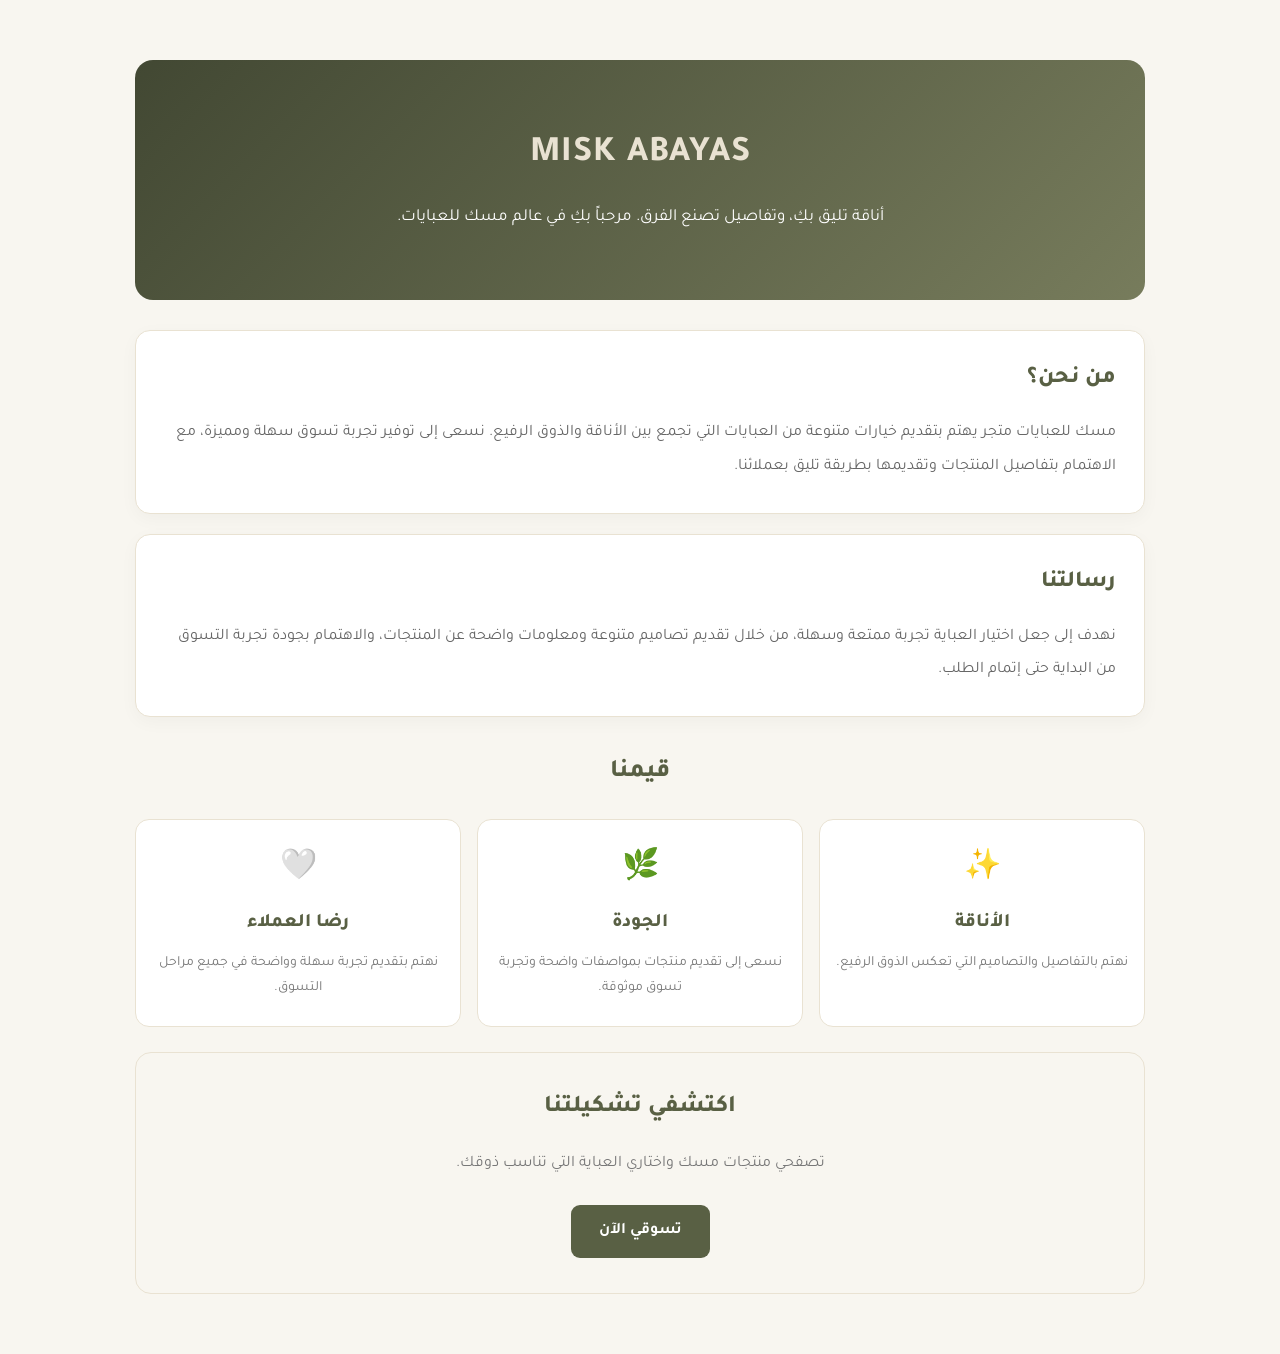
<file: about.html>
<!DOCTYPE html>
<html lang="ar" dir="rtl">

<head>
    <meta charset="UTF-8">
    <meta name="viewport" content="width=device-width, initial-scale=1.0">
    <meta name="theme-color" content="#596044">

    <meta name="description" content="تعرفي على متجر مسك للعبايات ورسالتنا في تقديم الأناقة والجودة.">

    <title>من نحن | MISK ABAYAS</title>

    <!-- خط Tajawal -->
    <link rel="preconnect" href="https://fonts.googleapis.com">
    <link rel="preconnect" href="https://fonts.gstatic.com" crossorigin>
    <link href="https://fonts.googleapis.com/css2?family=Tajawal:wght@400;500;700;800&display=swap" rel="stylesheet">

    <link rel="stylesheet" href="style.css">

    <style>
        .about-page {
            max-width: 1050px;
            margin: 40px auto;
            padding: 20px;
            font-family: 'Tajawal', sans-serif;
        }

        .about-hero {
            background: linear-gradient(135deg, #424833, #777C5C);
            color: #fff;
            text-align: center;
            padding: 65px 20px;
            border-radius: 18px;
            margin-bottom: 30px;
        }

        .about-hero h1 {
            font-size: 36px;
            font-weight: 800;
            margin: 0 0 15px;
            color: #E9E2D2;
            letter-spacing: 1px;
        }

        .about-hero p {
            font-size: 17px;
            line-height: 2;
            max-width: 650px;
            margin: auto;
            color: #fff;
        }

        .about-card {
            background: #fff;
            border: 1px solid #E9E2D2;
            border-radius: 15px;
            padding: 28px;
            margin-bottom: 20px;
            box-shadow: 0 5px 18px rgba(0, 0, 0, .035);
        }

        .about-card h2 {
            color: #596044;
            margin-top: 0;
            font-size: 23px;
            font-weight: 800;
        }

        .about-card p {
            color: #666;
            font-size: 16px;
            line-height: 2.1;
            margin-bottom: 0;
        }

        .about-values {
            display: grid;
            grid-template-columns: repeat(3, minmax(0, 1fr));
            gap: 16px;
            margin: 25px 0;
        }

        .value-card {
            background: #fff;
            border: 1px solid #E9E2D2;
            border-radius: 14px;
            padding: 25px 15px;
            text-align: center;
            transition: .25s ease;
        }

        .value-card:hover {
            transform: translateY(-4px);
            box-shadow: 0 8px 20px rgba(0, 0, 0, .06);
            border-color: #C9BDA7;
        }

        .value-card .value-icon {
            font-size: 30px;
            margin-bottom: 12px;
        }

        .value-card h3 {
            color: #596044;
            margin: 0 0 10px;
            font-size: 19px;
            font-weight: 800;
        }

        .value-card p {
            color: #777;
            font-size: 14px;
            line-height: 1.8;
            margin: 0;
        }

        .about-section-title {
            text-align: center;
            color: #596044;
            margin: 35px 0 20px;
            font-size: 25px;
            font-weight: 800;
        }

        .about-cta {
            text-align: center;
            background: #F8F6F0;
            border: 1px solid #E9E2D2;
            border-radius: 16px;
            padding: 35px 20px;
            margin-top: 25px;
        }

        .about-cta h2 {
            color: #596044;
            margin-top: 0;
            font-size: 24px;
            font-weight: 800;
        }

        .about-cta p {
            color: #777;
            line-height: 1.9;
        }

        .about-button {
            display: inline-block;
            background: #596044;
            color: #fff;
            text-decoration: none;
            padding: 13px 28px;
            border-radius: 9px;
            margin-top: 10px;
            font-weight: 700;
            transition: .2s;
        }

        .about-button:hover {
            background: #424833;
            transform: translateY(-2px);
        }

        @media (max-width: 650px) {
            .about-page {
                padding: 12px;
                margin-top: 20px;
            }

            .about-hero {
                padding: 45px 15px;
            }

            .about-hero h1 {
                font-size: 28px;
            }

            .about-hero p {
                font-size: 15px;
            }

            .about-values {
                grid-template-columns: 1fr;
            }

            .about-card {
                padding: 20px;
            }
        }
    </style>
</head>

<body>

    <main class="about-page">

        <section class="about-hero">
            <h1>MISK ABAYAS</h1>
            <p>
                أناقة تليق بكِ، وتفاصيل تصنع الفرق.
                مرحباً بكِ في عالم مسك للعبايات.
            </p>
        </section>

        <section class="about-card">
            <h2>من نحن؟</h2>
            <p>
                مسك للعبايات متجر يهتم بتقديم خيارات متنوعة من العبايات
                التي تجمع بين الأناقة والذوق الرفيع.
                نسعى إلى توفير تجربة تسوق سهلة ومميزة،
                مع الاهتمام بتفاصيل المنتجات وتقديمها بطريقة تليق بعملائنا.
            </p>
        </section>

        <section class="about-card">
            <h2>رسالتنا</h2>
            <p>
                نهدف إلى جعل اختيار العباية تجربة ممتعة وسهلة،
                من خلال تقديم تصاميم متنوعة ومعلومات واضحة عن المنتجات،
                والاهتمام بجودة تجربة التسوق من البداية حتى إتمام الطلب.
            </p>
        </section>

        <h2 class="about-section-title">قيمنا</h2>

        <section class="about-values">

            <article class="value-card">
                <div class="value-icon">✨</div>
                <h3>الأناقة</h3>
                <p>نهتم بالتفاصيل والتصاميم التي تعكس الذوق الرفيع.</p>
            </article>

            <article class="value-card">
                <div class="value-icon">🌿</div>
                <h3>الجودة</h3>
                <p>نسعى إلى تقديم منتجات بمواصفات واضحة وتجربة تسوق موثوقة.</p>
            </article>

            <article class="value-card">
                <div class="value-icon">🤍</div>
                <h3>رضا العملاء</h3>
                <p>نهتم بتقديم تجربة سهلة وواضحة في جميع مراحل التسوق.</p>
            </article>

        </section>

        <section class="about-cta">
            <h2>اكتشفي تشكيلتنا</h2>
            <p>
                تصفحي منتجات مسك واختاري العباية التي تناسب ذوقك.
            </p>

            <a href="index.html" class="about-button">
                تسوقي الآن
            </a>
        </section>

    </main>

</body>

</html>
</file>
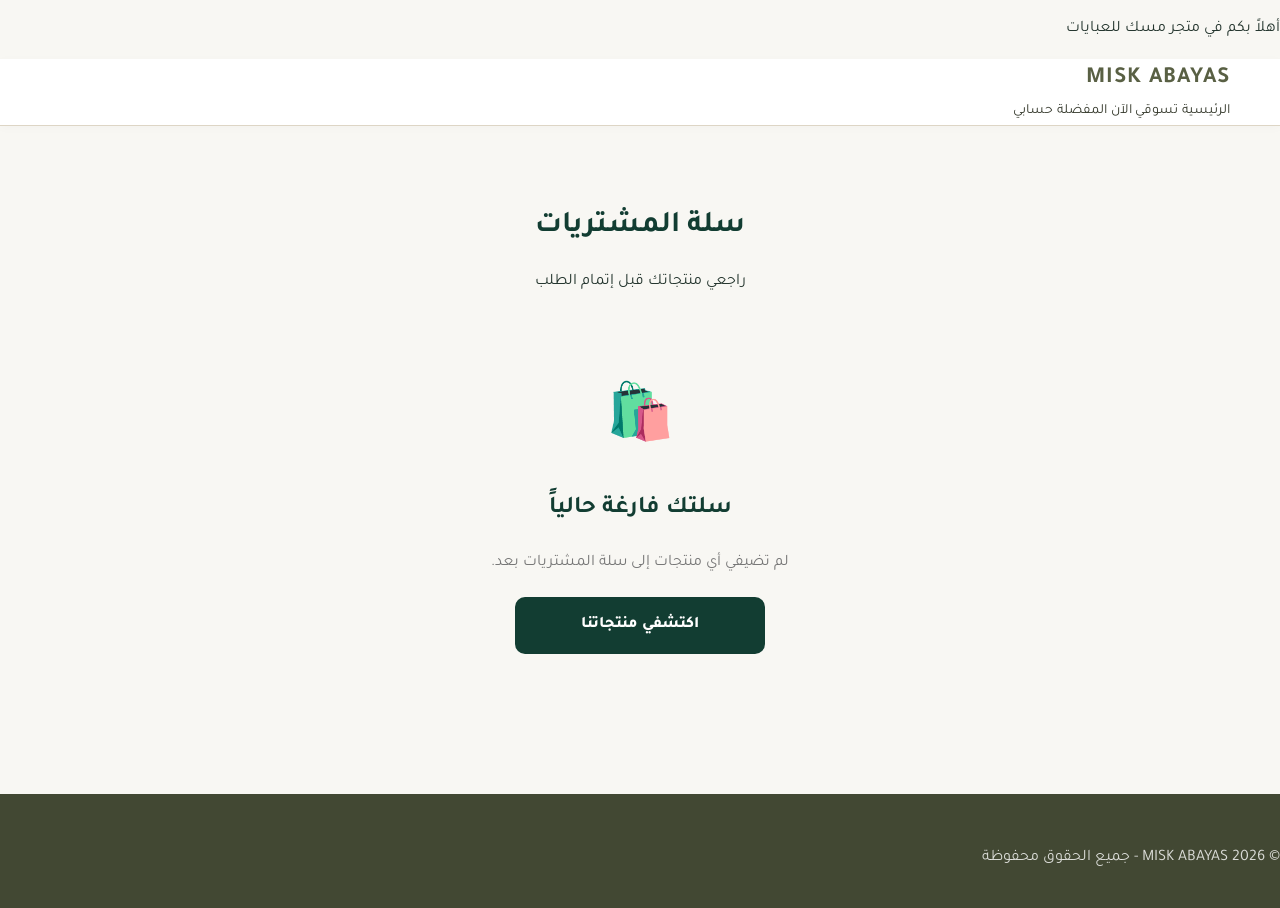
<file: cart.html>
<!DOCTYPE html>
<html lang="ar" dir="rtl">
<head>
  <meta charset="UTF-8">
  <meta name="viewport" content="width=device-width, initial-scale=1.0">
  <meta name="theme-color" content="#123d32">
  <title>سلة المشتريات | MISK ABAYAS</title>
  <link rel="stylesheet" href="style.css">
  <link rel="preconnect" href="https://fonts.googleapis.com">
  <link href="https://fonts.googleapis.com/css2?family=Almarai:wght@400;500;700;800&display=swap" rel="stylesheet">

  <style>
    body {
      font-family: 'Almarai', sans-serif;
      background: #f8f7f3;
      color: #24352e;
    }

    .cart-page {
      max-width: 1100px;
      margin: 35px auto;
      padding: 20px;
    }

    .cart-heading {
      text-align: center;
      margin-bottom: 30px;
    }

    .cart-heading h1 {
      color: #123d32;
      font-size: 30px;
      margin-bottom: 10px;
    }

    .cart-layout {
      display: grid;
      grid-template-columns: 1.7fr 1fr;
      gap: 25px;
      align-items: start;
    }

    .cart-items,
    .cart-summary {
      background: #fff;
      border-radius: 16px;
      padding: 22px;
      box-shadow: 0 5px 20px rgba(0,0,0,.05);
    }

    .cart-item {
      display: grid;
      grid-template-columns: 110px 1fr;
      gap: 18px;
      padding: 18px 0;
      border-bottom: 1px solid #eee9df;
    }

    .cart-item:last-child {
      border-bottom: none;
    }

    .cart-item img {
      width: 110px;
      height: 130px;
      object-fit: cover;
      border-radius: 12px;
      background: #f1eee7;
    }

    .item-name {
      color: #123d32;
      font-size: 17px;
      font-weight: 800;
      margin: 5px 0 10px;
    }

    .item-info {
      color: #777;
      font-size: 13px;
      margin: 7px 0;
    }

    .item-price {
      color: #a27b35;
      font-weight: 800;
      margin: 10px 0;
    }

    .quantity-control {
      display: flex;
      align-items: center;
      gap: 10px;
      margin-top: 12px;
    }

    .quantity-control button {
      width: 32px;
      height: 32px;
      border: 1px solid #ddd3c0;
      background: #fff;
      border-radius: 8px;
      cursor: pointer;
      font-size: 18px;
    }

    .quantity-control span {
      min-width: 20px;
      text-align: center;
      font-weight: bold;
    }

    .remove-item {
      color: #b64a4a;
      background: none;
      border: none;
      cursor: pointer;
      margin-top: 10px;
      font-family: inherit;
      font-size: 13px;
    }

    .summary-title {
      color: #123d32;
      font-size: 20px;
      margin: 0 0 20px;
    }

    .summary-row {
      display: flex;
      justify-content: space-between;
      gap: 10px;
      margin: 16px 0;
      color: #666;
      font-size: 14px;
    }

    .summary-total {
      border-top: 1px solid #eee9df;
      padding-top: 18px;
      margin-top: 20px;
      color: #123d32;
      font-size: 19px;
      font-weight: 800;
    }

    .shipping-note {
      background: #f5f1e7;
      color: #80632e;
      border-radius: 10px;
      padding: 12px;
      font-size: 13px;
      line-height: 1.8;
      margin: 18px 0;
    }

    .checkout-button,
    .continue-button {
      display: block;
      width: 100%;
      text-align: center;
      text-decoration: none;
      border-radius: 10px;
      padding: 15px;
      box-sizing: border-box;
      font-family: inherit;
      font-weight: 800;
      cursor: pointer;
    }

    .checkout-button {
      background: #123d32;
      color: #fff;
      border: none;
      margin-top: 15px;
    }

    .continue-button {
      background: #f5f1e7;
      color: #123d32;
      margin-top: 12px;
    }

    .empty-cart {
      text-align: center;
      padding: 50px 15px;
      color: #777;
    }

    .empty-cart .empty-icon {
      font-size: 55px;
      margin-bottom: 15px;
    }

    .empty-cart h2 {
      color: #123d32;
    }

    @media (max-width: 750px) {
      .cart-layout {
        grid-template-columns: 1fr;
      }

      .cart-page {
        padding: 12px;
      }

      .cart-item {
        grid-template-columns: 85px 1fr;
        gap: 12px;
      }

      .cart-item img {
        width: 85px;
        height: 110px;
      }
    }
  </style>
</head>

<body>

  <div class="top-bar">
    <p>أهلاً بكم في متجر مسك للعبايات</p>
  </div>

  <header class="main-header">
    <div class="container">
      <a href="index.html" class="logo">
        <span>MISK</span> ABAYAS
      </a>

      <nav>
        <a href="index.html">الرئيسية</a>
        <a href="index.html#products">تسوقي الآن</a>
        <a href="wishlist.html">المفضلة</a>
        <a href="account.html">حسابي</a>
      </nav>
    </div>
  </header>

  <main class="cart-page">

    <div class="cart-heading">
      <h1>سلة المشتريات</h1>
      <p>راجعي منتجاتك قبل إتمام الطلب</p>
    </div>

    <div id="cart-content"></div>

  </main>

  <footer class="main-footer">
    <p>© 2026 MISK ABAYAS - جميع الحقوق محفوظة</p>
  </footer>

  <script src="config.js"></script>
  <script src="app.js"></script>

  <script>
    const cartContent = document.getElementById('cart-content');

    function safeText(value) {
      return String(value ?? '').replace(/[&<>"']/g, char => ({
        '&': '&amp;',
        '<': '&lt;',
        '>': '&gt;',
        '"': '&quot;',
        "'": '&#39;'
      })[char]);
    }

    function money(value) {
      return Number(value || 0).toLocaleString('ar-SA') + ' ر.س';
    }

    function getShippingSettings() {
      const config = window.STORE_CONFIG || {};

      return {
        fee: Number(config.shipping?.fee ?? config.shippingFee ?? 25),
        freeAbove: Number(config.shipping?.freeAbove ?? config.freeShippingMinimum ?? 500)
      };
    }

    function renderCart() {
      const store = window.MiskStore;

      if (!store) {
        cartContent.textContent = 'تعذر تحميل السلة. تأكدي من وجود ملف app.js.';
        return;
      }

      const items = store.getCart() || [];

      if (!items.length) {
        cartContent.innerHTML = `
          <div class="empty-cart">
            <div class="empty-icon">🛍️</div>
            <h2>سلتك فارغة حالياً</h2>
            <p>لم تضيفي أي منتجات إلى سلة المشتريات بعد.</p>
            <a href="index.html" class="checkout-button"
               style="max-width:250px;margin:20px auto;">
              اكتشفي منتجاتنا
            </a>
          </div>
        `;
        return;
      }

      const subtotal = items.reduce((sum, item) => {
        return sum + (Number(item.price || 0) * Number(item.quantity || 1));
      }, 0);

      const shippingSettings = getShippingSettings();
      const shipping = subtotal >= shippingSettings.freeAbove
        ? 0
        : shippingSettings.fee;

      const total = subtotal + shipping;

      const productsHTML = items.map((item, index) => {
        const name = safeText(item.name || item.title || 'منتج');
        const size = safeText(item.size || 'غير محدد');
        const quantity = Number(item.quantity || 1);
        const price = Number(item.price || 0);
        const lineTotal = price * quantity;

        const productId = safeText(item.productId ?? item.id ?? '');
        const image = item.image || item.image_url || '';

        return `
          <article class="cart-item">
            <img
              src="${safeText(image)}"
              alt="${name}"
              onerror="this.style.display='none'"
            >

            <div>
              <h3 class="item-name">${name}</h3>

              <p class="item-info">المقاس: ${size}</p>

              <p class="item-price">${money(price)}</p>

              <div class="quantity-control">
                <button type="button"
                  onclick="changeQuantity(${index}, -1)"
                  aria-label="تقليل الكمية">−</button>

                <span>${quantity}</span>

                <button type="button"
                  onclick="changeQuantity(${index}, 1)"
                  aria-label="زيادة الكمية">+</button>
              </div>

              <p class="item-info">الإجمالي: ${money(lineTotal)}</p>

              <button type="button"
                class="remove-item"
                onclick="removeItem(${index})">
                حذف المنتج
              </button>
            </div>
          </article>
        `;
      }).join('');

      cartContent.innerHTML = `
        <div class="cart-layout">

          <section class="cart-items">
            <h2 class="summary-title">منتجاتك (${items.length})</h2>
            ${productsHTML}
          </section>

          <aside class="cart-summary">
            <h2 class="summary-title">ملخص الطلب</h2>

            <div class="summary-row">
              <span>المجموع الفرعي</span>
              <strong>${money(subtotal)}</strong>
            </div>

            <div class="summary-row">
              <span>الشحن</span>
              <strong>${shipping === 0 ? 'مجاني' : money(shipping)}</strong>
            </div>

            <div class="summary-row summary-total">
              <span>الإجمالي</span>
              <strong>${money(total)}</strong>
            </div>

            <div class="shipping-note">
              ${
                shipping === 0
                  ? 'مبروك! حصلتِ على شحن مجاني.'
                  : `أضيفي منتجات بقيمة ${money(Math.max(0, shippingSettings.freeAbove - subtotal))} للحصول على شحن مجاني.`
              }
            </div>

            <a href="checkout.html" class="checkout-button">
              إتمام الطلب
            </a>

            <a href="index.html" class="continue-button">
              متابعة التسوق
            </a>
          </aside>

        </div>
      `;
    }

    function changeQuantity(index, amount) {
      const store = window.MiskStore;
      const items = store.getCart() || [];
      const item = items[index];

      if (!item) return;

      const newQuantity = Number(item.quantity || 1) + amount;

      if (newQuantity < 1) return;

      const productId = item.productId ?? item.id;

      store.updateCartItem(productId, item.size || '', newQuantity);
      renderCart();
    }

    function removeItem(index) {
      const store = window.MiskStore;
      const items = store.getCart() || [];
      const item = items[index];

      if (!item) return;

      const productId = item.productId ?? item.id;

      store.removeFromCart(productId, item.size || '');
      renderCart();
    }

    renderCart();
  </script>

</body>
</html>
</file>
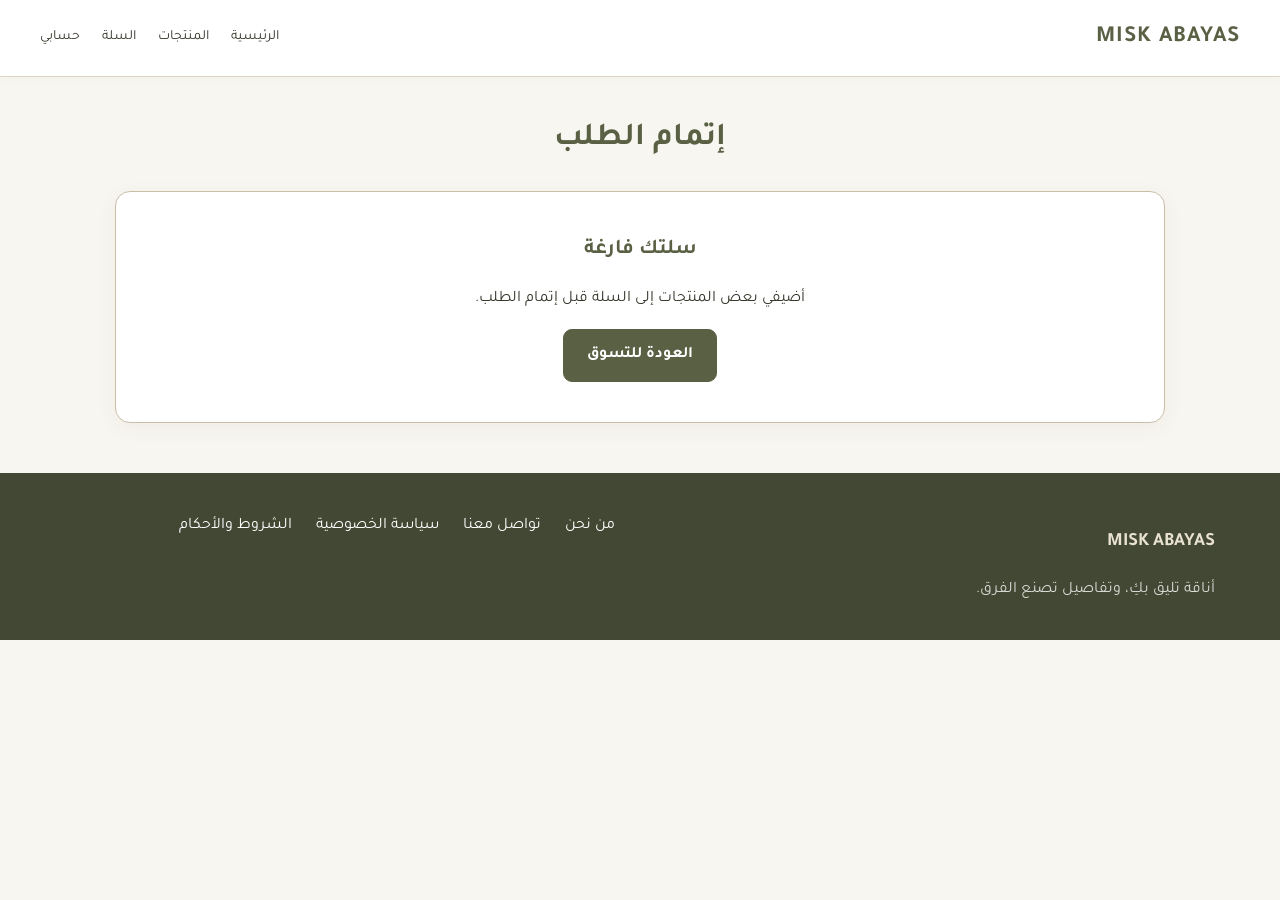
<file: checkout.html>
<!DOCTYPE html>
<html lang="ar" dir="rtl">
<head>
  <meta charset="UTF-8">
  <meta name="viewport" content="width=device-width, initial-scale=1.0">
  <meta name="theme-color" content="#596044">
  <meta name="description" content="إتمام طلبك من متجر مسك للعبايات.">
  <title>إتمام الطلب | MISK ABAYAS</title>
  <link rel="stylesheet" href="style.css">

  <style>
    .checkout-page {
      width: min(1050px, 94%);
      margin: 35px auto;
    }

    .checkout-title {
      color: #596044;
      text-align: center;
      margin-bottom: 25px;
    }

    .checkout-layout {
      display: grid;
      grid-template-columns: 1.1fr .9fr;
      gap: 22px;
      align-items: start;
    }

    .checkout-card {
      background: #fff;
      border: 1px solid #C9BDA7;
      border-radius: 15px;
      padding: 24px;
      box-shadow: 0 5px 20px rgba(52,56,43,.05);
    }

    .checkout-card h2 {
      color: #596044;
      margin-top: 0;
      font-size: 21px;
    }

    .checkout-form {
      display: grid;
      gap: 15px;
    }

    .checkout-field label {
      display: block;
      color: #596044;
      font-weight: bold;
      margin-bottom: 7px;
    }

    .checkout-field input,
    .checkout-field textarea,
    .checkout-field select {
      width: 100%;
      padding: 12px;
      border: 1px solid #C9BDA7;
      border-radius: 8px;
      font-family: inherit;
      font-size: 15px;
      outline: none;
    }

    .checkout-field input:focus,
    .checkout-field textarea:focus,
    .checkout-field select:focus {
      border-color: #777C5C;
      box-shadow: 0 0 0 3px rgba(119,124,92,.12);
    }

    .checkout-field textarea {
      min-height: 85px;
      resize: vertical;
    }

    .checkout-item {
      display: grid;
      grid-template-columns: 70px 1fr;
      gap: 12px;
      padding: 12px 0;
      border-bottom: 1px solid #eee8dc;
    }

    .checkout-item img {
      width: 70px;
      height: 90px;
      object-fit: cover;
      border-radius: 8px;
      background: #E9E2D2;
    }

    .checkout-item h3 {
      color: #34382B;
      font-size: 15px;
      margin: 0 0 5px;
    }

    .checkout-item p {
      color: #777;
      font-size: 13px;
      margin: 3px 0;
    }

    .checkout-item-price {
      color: #596044;
      font-weight: bold;
      margin-top: 6px;
    }

    .checkout-total-row {
      display: flex;
      justify-content: space-between;
      gap: 12px;
      padding: 10px 0;
      color: #666;
    }

    .checkout-grand-total {
      border-top: 1px solid #C9BDA7;
      margin-top: 10px;
      padding-top: 17px;
      color: #596044;
      font-weight: bold;
      font-size: 19px;
    }

    .checkout-submit {
      width: 100%;
      border: none;
      border-radius: 9px;
      background: #596044;
      color: #fff;
      padding: 14px;
      font-family: inherit;
      font-size: 16px;
      font-weight: bold;
      cursor: pointer;
      margin-top: 8px;
    }

    .checkout-submit:hover {
      background: #777C5C;
    }

    .checkout-submit:disabled {
      opacity: .6;
      cursor: not-allowed;
    }

    .checkout-message {
      display: none;
      padding: 13px;
      border-radius: 9px;
      line-height: 1.8;
      margin-bottom: 15px;
      font-size: 14px;
    }

    .checkout-message.error {
      display: block;
      background: #fbecec;
      color: #963939;
    }

    .checkout-message.success {
      display: block;
      background: #edf4e8;
      color: #365b32;
    }

    .checkout-notice {
      color: #777;
      background: #F5F1E8;
      border: 1px solid #C9BDA7;
      border-radius: 9px;
      padding: 13px;
      font-size: 13px;
      line-height: 1.9;
      margin-top: 15px;
    }

    .checkout-empty {
      text-align: center;
      padding: 40px 15px;
    }

    .checkout-empty h2 {
      color: #596044;
    }

    @media (max-width: 750px) {
      .checkout-layout {
        grid-template-columns: 1fr;
      }

      .checkout-card {
        padding: 18px;
      }
    }
  </style>
</head>

<body>

  <header class="site-header">
    <div class="header-inner">
      <a href="index.html" class="logo">MISK ABAYAS</a>

      <nav class="main-nav">
        <a href="index.html">الرئيسية</a>
        <a href="search.html">المنتجات</a>
        <a href="cart.html">السلة</a>
        <a href="account.html">حسابي</a>
      </nav>
    </div>
  </header>

  <main class="checkout-page">

    <h1 class="checkout-title">إتمام الطلب</h1>

    <div id="checkoutMessage" class="checkout-message" role="status"></div>

    <section id="emptyCart" class="checkout-card checkout-empty" hidden>
      <h2>سلتك فارغة</h2>
      <p>أضيفي بعض المنتجات إلى السلة قبل إتمام الطلب.</p>
      <a href="index.html" class="btn">العودة للتسوق</a>
    </section>

    <div id="checkoutContent" class="checkout-layout" hidden>

      <section class="checkout-card">
        <h2>بيانات العميل</h2>

        <form id="checkoutForm" class="checkout-form">

          <div class="checkout-field">
            <label for="customerName">الاسم الكامل</label>
            <input
              type="text"
              id="customerName"
              maxlength="100"
              autocomplete="name"
              required
            >
          </div>

          <div class="checkout-field">
            <label for="customerPhone">رقم الجوال</label>
            <input
              type="tel"
              id="customerPhone"
              maxlength="20"
              autocomplete="tel"
              placeholder="05xxxxxxxx"
              required
            >
          </div>

          <div class="checkout-field">
            <label for="customerEmail">البريد الإلكتروني (اختياري)</label>
            <input
              type="email"
              id="customerEmail"
              maxlength="150"
              autocomplete="email"
            >
          </div>

          <div class="checkout-field">
            <label for="customerCity">المدينة</label>
            <input
              type="text"
              id="customerCity"
              maxlength="100"
              autocomplete="address-level2"
              required
            >
          </div>

          <div class="checkout-field">
            <label for="customerAddress">العنوان بالتفصيل</label>
            <textarea
              id="customerAddress"
              maxlength="500"
              autocomplete="street-address"
              required
            ></textarea>
          </div>

          <div class="checkout-notice">
            الدفع وإرسال الطلب غير مفعّلين حاليًا. سنفعّل تأكيد الطلب بعد إعداد التحقق الآمن من الأسعار والمخزون.
          </div>

          <button
            type="submit"
            class="checkout-submit"
            id="checkoutSubmit"
            disabled
          >
            تأكيد الطلب قريبًا
          </button>

        </form>
      </section>

      <aside class="checkout-card">
        <h2>ملخص الطلب</h2>

        <div id="checkoutItems"></div>

        <div class="checkout-total-row">
          <span>عدد القطع</span>
          <strong id="checkoutQuantity">0</strong>
        </div>

        <div class="checkout-total-row">
          <span>المجموع الفرعي</span>
          <strong id="checkoutSubtotal">0 ر.س</strong>
        </div>

        <div class="checkout-total-row">
          <span>الشحن</span>
          <strong id="checkoutShipping">0 ر.س</strong>
        </div>

        <div class="checkout-total-row checkout-grand-total">
          <span>الإجمالي التقديري</span>
          <strong id="checkoutTotal">0 ر.س</strong>
        </div>

        <p class="checkout-notice">
          الأسعار المعروضة تقديرية، وسيتم التحقق من الأسعار الفعلية والمخزون قبل اعتماد أي طلب.
        </p>
      </aside>

    </div>

  </main>

  <footer class="site-footer">
    <div class="footer-grid">
      <div>
        <h3>MISK ABAYAS</h3>
        <p>أناقة تليق بكِ، وتفاصيل تصنع الفرق.</p>
      </div>

      <div>
        <a href="about.html">من نحن</a>
        <a href="contact.html">تواصل معنا</a>
        <a href="privacy.html">سياسة الخصوصية</a>
        <a href="terms.html">الشروط والأحكام</a>
      </div>
    </div>
  </footer>

  <script src="config.js"></script>
  <script src="app.js"></script>

  <script>
    (function () {
      "use strict";

      const store = window.MiskStore;
      const config = window.STORE_CONFIG || {};

      const emptyCart = document.getElementById("emptyCart");
      const checkoutContent = document.getElementById("checkoutContent");
      const checkoutItems = document.getElementById("checkoutItems");
      const checkoutMessage = document.getElementById("checkoutMessage");

      const submitButton = document.getElementById("checkoutSubmit");

      function formatPrice(value) {
        return new Intl.NumberFormat("ar-SA", {
          style: "currency",
          currency: config.currency || "SAR",
          maximumFractionDigits: 2
        }).format(Number(value || 0));
      }

      function safeText(value) {
        return String(value ?? "").replace(/[&<>"']/g, character => {
          const entities = {
            "&": "&amp;",
            "<": "&lt;",
            ">": "&gt;",
            '"': "&quot;",
            "'": "&#39;"
          };

          return entities[character];
        });
      }

      function safeImage(value) {
        const url = String(value || "").trim();

        if (
          url.startsWith("https://") ||
          url.startsWith("http://")
        ) {
          return safeText(url);
        }

        return "";
      }

      function showMessage(message, type = "error") {
        checkoutMessage.textContent = message;
        checkoutMessage.className = `checkout-message ${type}`;
      }

      function hideMessage() {
        checkoutMessage.textContent = "";
        checkoutMessage.className = "checkout-message";
      }

      function getShipping(subtotal) {
        const shipping = config.shipping || {};

        if (shipping.enabled === false) {
          return 0;
        }

        const fee = Number(shipping.price ?? 25);
        const freeMinimum = Number(
          shipping.freeShippingMinimum ?? 500
        );

        if (
          Number.isFinite(freeMinimum) &&
          freeMinimum > 0 &&
          subtotal >= freeMinimum
        ) {
          return 0;
        }

        return Number.isFinite(fee) && fee >= 0 ? fee : 0;
      }

      function renderCheckout() {
        if (!store) {
          showMessage("تعذر تحميل السلة. يرجى تحديث الصفحة.");
          return;
        }

        const cart = store.getCart();

        if (!cart.length) {
          checkoutContent.hidden = true;
          emptyCart.hidden = false;
          return;
        }

        emptyCart.hidden = true;
        checkoutContent.hidden = false;

        let subtotal = 0;
        let quantity = 0;

        checkoutItems.innerHTML = cart.map(item => {
          const price = Number(item.price || 0);
          const amount = Number(item.quantity || 0);

          subtotal += price * amount;
          quantity += amount;

          return `
            <article class="checkout-item">
              <img
                src="${safeImage(item.image)}"
                alt="${safeText(item.name)}"
                onerror="this.style.display='none'"
              >

              <div>
                <h3>${safeText(item.name)}</h3>
                <p>المقاس: ${safeText(item.size || "غير محدد")}</p>
                <p>الكمية: ${amount}</p>
                <div class="checkout-item-price">
                  ${formatPrice(price * amount)}
                </div>
              </div>
            </article>
          `;
        }).join("");

        const shipping = getShipping(subtotal);
        const total = subtotal + shipping;

        document.getElementById("checkoutQuantity").textContent =
          String(quantity);

        document.getElementById("checkoutSubtotal").textContent =
          formatPrice(subtotal);

        document.getElementById("checkoutShipping").textContent =
          formatPrice(shipping);

        document.getElementById("checkoutTotal").textContent =
          formatPrice(total);
      }

      document.getElementById("checkoutForm").addEventListener(
        "submit",
        function (event) {
          event.preventDefault();

          hideMessage();

          showMessage(
            "تأكيد الطلب غير متاح حاليًا. سنفعّله بعد الانتهاء من إعداد الحماية والتحقق من الأسعار والمخزون.",
            "error"
          );
        }
      );

      renderCheckout();
    })();
  </script>

</body>
</html>
</file>
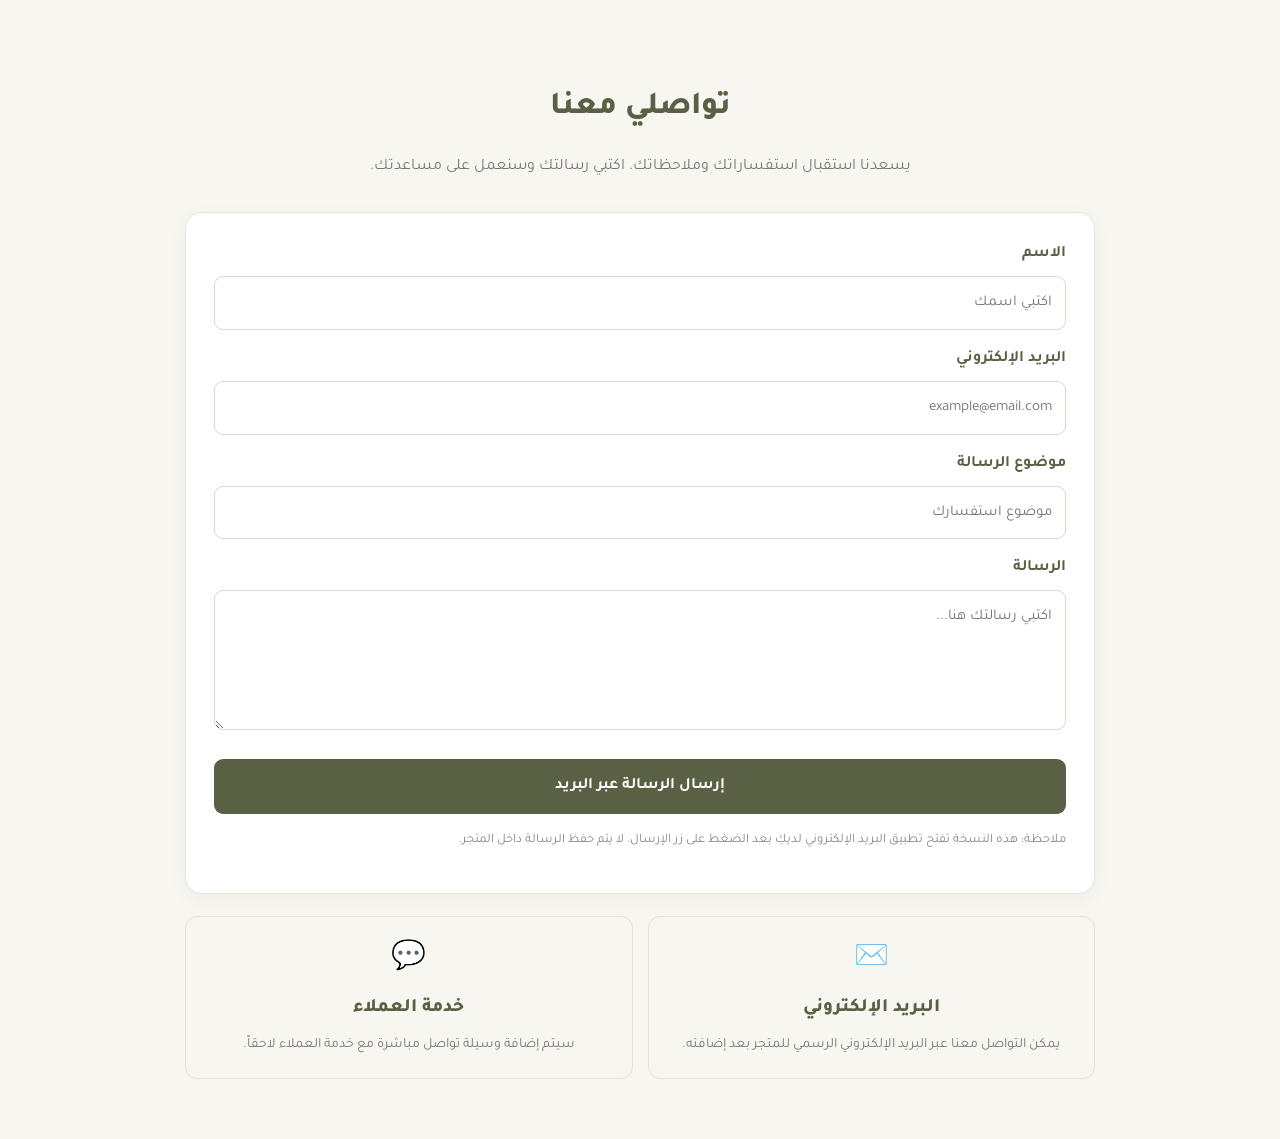
<file: contact.html>
<!DOCTYPE html>
<html lang="ar" dir="rtl">

<head>
    <meta charset="UTF-8">
    <meta name="viewport" content="width=device-width, initial-scale=1.0">
    <meta name="theme-color" content="#596044">
    <meta name="description" content="تواصلي مع متجر مسك للعبايات للاستفسارات والمساعدة.">

    <title>تواصل معنا | MISK ABAYAS</title>

    <!-- خط Tajawal -->
    <link rel="preconnect" href="https://fonts.googleapis.com">
    <link rel="preconnect" href="https://fonts.gstatic.com" crossorigin>
    <link href="https://fonts.googleapis.com/css2?family=Tajawal:wght@400;500;700;800&display=swap" rel="stylesheet">

    <link rel="stylesheet" href="style.css">

    <style>
        .contact-page {
            max-width: 950px;
            margin: 40px auto;
            padding: 20px;
            font-family: 'Tajawal', sans-serif;
        }

        .contact-header {
            text-align: center;
            margin-bottom: 30px;
        }

        .contact-header h1 {
            color: #596044;
            font-size: 32px;
            font-weight: 800;
            margin-bottom: 12px;
        }

        .contact-header p {
            color: #777;
            line-height: 1.9;
            font-size: 16px;
        }

        .contact-card {
            background: #fff;
            border: 1px solid #E9E2D2;
            border-radius: 16px;
            padding: 28px;
            box-shadow: 0 5px 20px rgba(0, 0, 0, .04);
        }

        .contact-form {
            display: grid;
            gap: 16px;
        }

        .contact-form label {
            display: block;
            color: #596044;
            font-weight: 700;
            margin-bottom: 8px;
        }

        .contact-form input,
        .contact-form textarea {
            width: 100%;
            box-sizing: border-box;
            padding: 13px;
            border: 1px solid #ded8cc;
            border-radius: 9px;
            font-family: 'Tajawal', sans-serif;
            font-size: 15px;
            outline: none;
            background: #fff;
            color: #333;
            transition: .2s;
        }

        .contact-form input:focus,
        .contact-form textarea:focus {
            border-color: #777C5C;
            box-shadow: 0 0 0 3px rgba(119, 124, 92, .12);
        }

        .contact-form textarea {
            min-height: 140px;
            resize: vertical;
        }

        .contact-submit {
            border: none;
            background: #596044;
            color: #fff;
            padding: 14px;
            border-radius: 9px;
            font-family: 'Tajawal', sans-serif;
            font-size: 16px;
            font-weight: 700;
            cursor: pointer;
            transition: .2s;
        }

        .contact-submit:hover {
            background: #424833;
            transform: translateY(-2px);
        }

        .contact-note {
            color: #888;
            font-size: 13px;
            line-height: 1.8;
            margin-top: 15px;
        }

        .contact-methods {
            display: grid;
            grid-template-columns: repeat(2, minmax(0, 1fr));
            gap: 15px;
            margin-top: 22px;
        }

        .contact-method {
            background: #F8F6F0;
            border: 1px solid #E9E2D2;
            border-radius: 12px;
            padding: 20px;
            text-align: center;
            transition: .2s;
        }

        .contact-method:hover {
            border-color: #C9BDA7;
            transform: translateY(-3px);
        }

        .contact-method h3 {
            color: #596044;
            margin: 8px 0;
            font-size: 19px;
            font-weight: 800;
        }

        .contact-method p {
            color: #777;
            font-size: 14px;
            margin: 0;
            line-height: 1.8;
        }

        @media (max-width: 600px) {
            .contact-page {
                padding: 12px;
                margin-top: 20px;
            }

            .contact-header h1 {
                font-size: 27px;
            }

            .contact-card {
                padding: 18px;
            }

            .contact-methods {
                grid-template-columns: 1fr;
            }
        }
    </style>
</head>

<body>

    <main class="contact-page">

        <header class="contact-header">
            <h1>تواصلي معنا</h1>
            <p>
                يسعدنا استقبال استفساراتك وملاحظاتك.
                اكتبي رسالتك وسنعمل على مساعدتك.
            </p>
        </header>

        <section class="contact-card">

            <form id="contactForm" class="contact-form">

                <div>
                    <label for="customerName">الاسم</label>
                    <input
                        type="text"
                        id="customerName"
                        placeholder="اكتبي اسمك"
                        maxlength="100"
                        required
                    >
                </div>

                <div>
                    <label for="customerEmail">البريد الإلكتروني</label>
                    <input
                        type="email"
                        id="customerEmail"
                        placeholder="example@email.com"
                        maxlength="150"
                        required
                    >
                </div>

                <div>
                    <label for="messageSubject">موضوع الرسالة</label>
                    <input
                        type="text"
                        id="messageSubject"
                        placeholder="موضوع استفسارك"
                        maxlength="150"
                        required
                    >
                </div>

                <div>
                    <label for="customerMessage">الرسالة</label>
                    <textarea
                        id="customerMessage"
                        placeholder="اكتبي رسالتك هنا..."
                        maxlength="2000"
                        required
                    ></textarea>
                </div>

                <button type="submit" class="contact-submit">
                    إرسال الرسالة عبر البريد
                </button>

            </form>

            <p class="contact-note">
                ملاحظة: هذه النسخة تفتح تطبيق البريد الإلكتروني لديكِ
                بعد الضغط على زر الإرسال. لا يتم حفظ الرسالة داخل المتجر.
            </p>

        </section>

        <section class="contact-methods">

            <article class="contact-method">
                <div style="font-size:28px;">✉️</div>
                <h3>البريد الإلكتروني</h3>
                <p>
                    يمكن التواصل معنا عبر البريد الإلكتروني الرسمي للمتجر
                    بعد إضافته.
                </p>
            </article>

            <article class="contact-method">
                <div style="font-size:28px;">💬</div>
                <h3>خدمة العملاء</h3>
                <p>
                    سيتم إضافة وسيلة تواصل مباشرة مع خدمة العملاء لاحقاً.
                </p>
            </article>

        </section>

    </main>

    <script>
        const contactForm = document.getElementById("contactForm");

        contactForm.addEventListener("submit", function(event) {
            event.preventDefault();

            const name = document.getElementById("customerName").value.trim();
            const email = document.getElementById("customerEmail").value.trim();
            const subject = document.getElementById("messageSubject").value.trim();
            const message = document.getElementById("customerMessage").value.trim();

            if (!name || !email || !subject || !message) {
                alert("يرجى تعبئة جميع الحقول.");
                return;
            }

            // أضف البريد الرسمي للمتجر هنا قبل تفعيل الإرسال.
            const storeEmail = "";

            if (!storeEmail) {
                alert("لم تتم إضافة البريد الرسمي للمتجر بعد. سنفعّل إرسال الرسائل بعد تحديده.");
                return;
            }

            const body = [
                "الاسم: " + name,
                "البريد: " + email,
                "",
                message
            ].join("\n");

            const mailto =
                "mailto:" + storeEmail +
                "?subject=" + encodeURIComponent(subject) +
                "&body=" + encodeURIComponent(body);

            window.location.href = mailto;
        });
    </script>

</body>

</html>
</file>
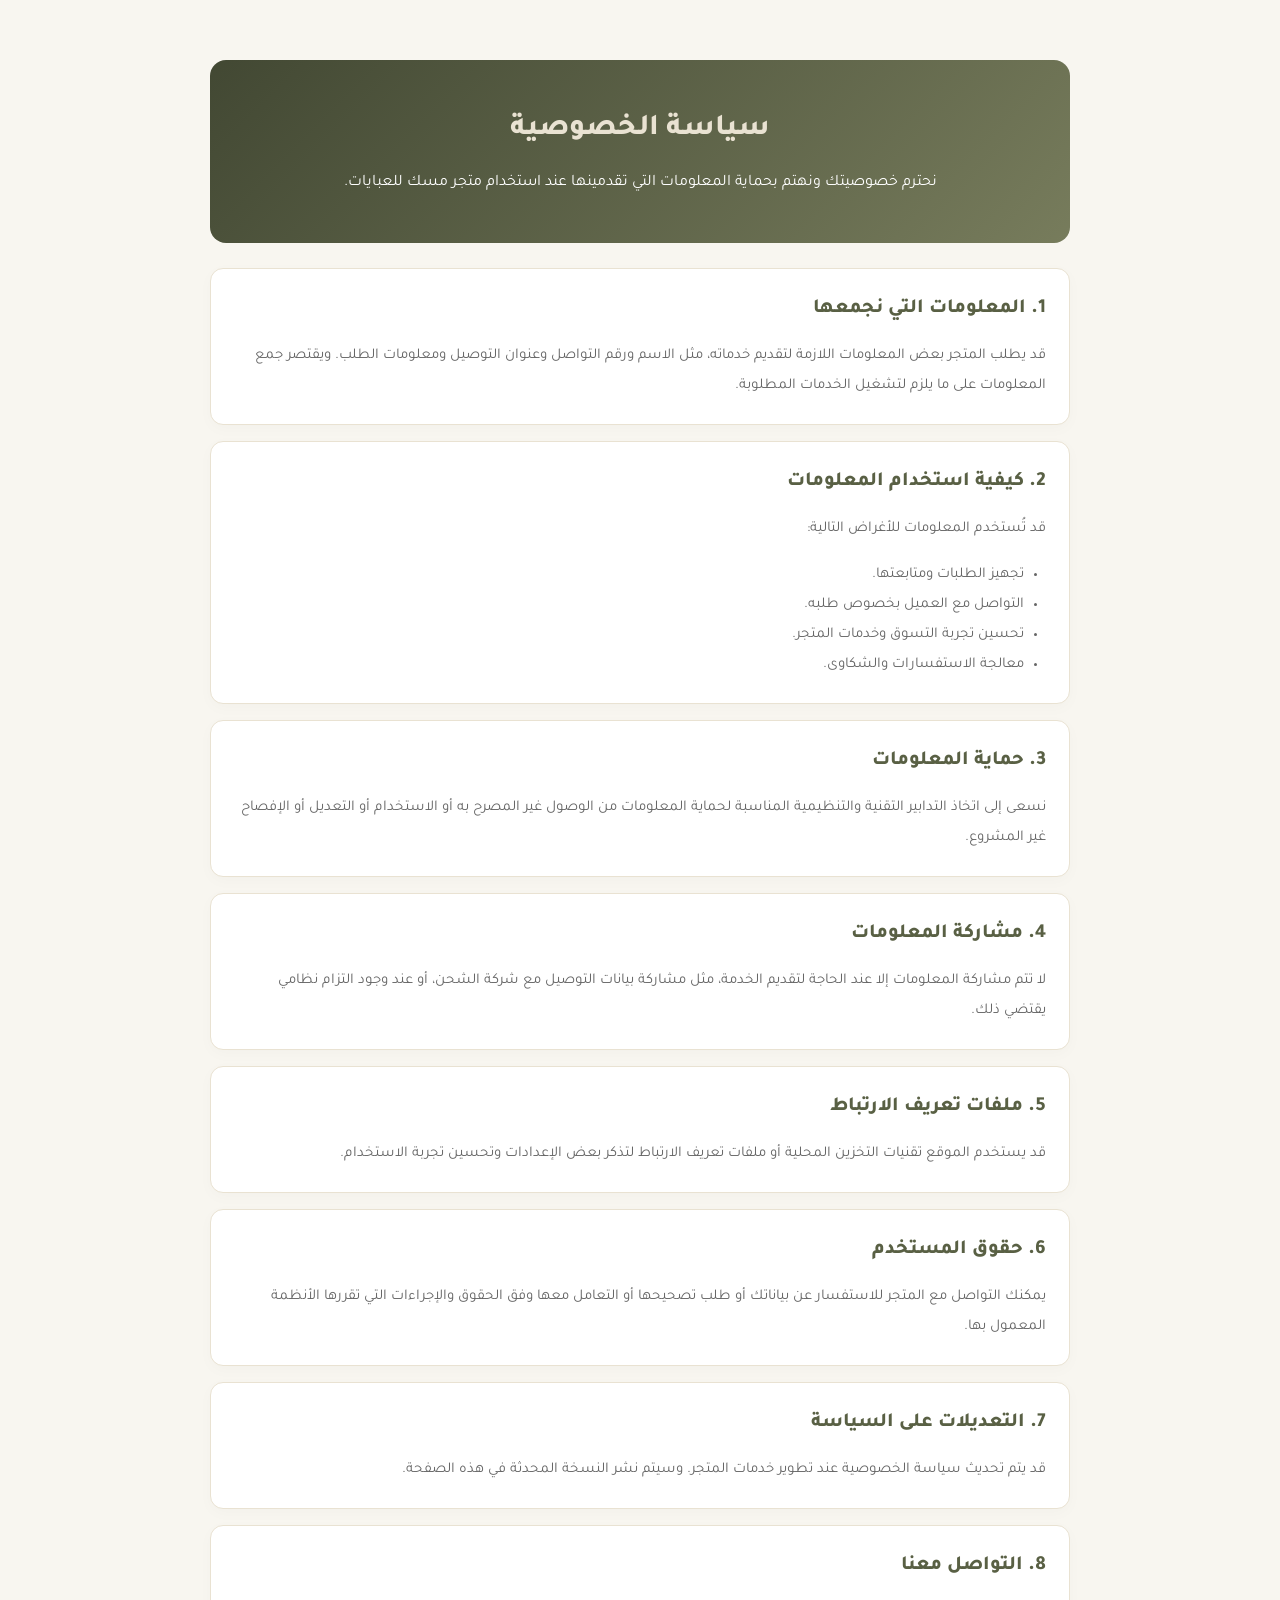
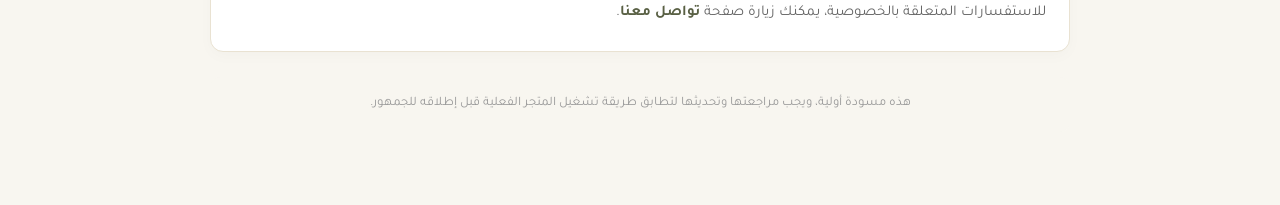
<file: privacy.html>
<!DOCTYPE html>
<html lang="ar" dir="rtl">

<head>
    <meta charset="UTF-8">
    <meta name="viewport" content="width=device-width, initial-scale=1.0">
    <meta name="theme-color" content="#596044">
    <meta name="description" content="سياسة الخصوصية لمتجر مسك للعبايات.">

    <title>سياسة الخصوصية | MISK ABAYAS</title>

    <!-- خط Tajawal -->
    <link rel="preconnect" href="https://fonts.googleapis.com">
    <link rel="preconnect" href="https://fonts.gstatic.com" crossorigin>
    <link href="https://fonts.googleapis.com/css2?family=Tajawal:wght@400;500;700;800&display=swap" rel="stylesheet">

    <link rel="stylesheet" href="style.css">

    <style>
        .policy-page {
            max-width: 900px;
            margin: 40px auto;
            padding: 20px;
            font-family: 'Tajawal', sans-serif;
        }

        .policy-header {
            text-align: center;
            background: linear-gradient(135deg, #424833, #777C5C);
            color: #fff;
            padding: 45px 20px;
            border-radius: 16px;
            margin-bottom: 25px;
        }

        .policy-header h1 {
            color: #E9E2D2;
            margin: 0 0 12px;
            font-size: 30px;
            font-weight: 800;
        }

        .policy-header p {
            margin: 0;
            line-height: 1.9;
            font-size: 16px;
        }

        .policy-card {
            background: #fff;
            border: 1px solid #E9E2D2;
            border-radius: 13px;
            padding: 23px;
            margin-bottom: 16px;
            box-shadow: 0 4px 15px rgba(0, 0, 0, .025);
        }

        .policy-card h2 {
            color: #596044;
            font-size: 20px;
            font-weight: 800;
            margin-top: 0;
            margin-bottom: 12px;
        }

        .policy-card p,
        .policy-card li {
            color: #666;
            font-size: 15px;
            line-height: 2;
        }

        .policy-card p {
            margin-bottom: 0;
        }

        .policy-card ul {
            padding-right: 22px;
            margin-bottom: 0;
        }

        .policy-card a {
            color: #596044;
            font-weight: 700;
            text-decoration: none;
            transition: .2s;
        }

        .policy-card a:hover {
            color: #777C5C;
            text-decoration: underline;
        }

        .policy-updated {
            color: #999;
            text-align: center;
            font-size: 13px;
            line-height: 1.9;
            margin-top: 25px;
            padding: 15px;
            background: #F8F6F0;
            border-radius: 10px;
        }

        @media (max-width: 600px) {
            .policy-page {
                padding: 12px;
                margin-top: 20px;
            }

            .policy-header {
                padding: 35px 15px;
            }

            .policy-header h1 {
                font-size: 25px;
            }

            .policy-card {
                padding: 18px;
            }
        }
    </style>
</head>

<body>

    <main class="policy-page">

        <header class="policy-header">
            <h1>سياسة الخصوصية</h1>
            <p>
                نحترم خصوصيتك ونهتم بحماية المعلومات التي تقدمينها
                عند استخدام متجر مسك للعبايات.
            </p>
        </header>

        <section class="policy-card">
            <h2>1. المعلومات التي نجمعها</h2>
            <p>
                قد يطلب المتجر بعض المعلومات اللازمة لتقديم خدماته،
                مثل الاسم ورقم التواصل وعنوان التوصيل ومعلومات الطلب.
                ويقتصر جمع المعلومات على ما يلزم لتشغيل الخدمات المطلوبة.
            </p>
        </section>

        <section class="policy-card">
            <h2>2. كيفية استخدام المعلومات</h2>
            <p>قد تُستخدم المعلومات للأغراض التالية:</p>
            <ul>
                <li>تجهيز الطلبات ومتابعتها.</li>
                <li>التواصل مع العميل بخصوص طلبه.</li>
                <li>تحسين تجربة التسوق وخدمات المتجر.</li>
                <li>معالجة الاستفسارات والشكاوى.</li>
            </ul>
        </section>

        <section class="policy-card">
            <h2>3. حماية المعلومات</h2>
            <p>
                نسعى إلى اتخاذ التدابير التقنية والتنظيمية المناسبة
                لحماية المعلومات من الوصول غير المصرح به أو الاستخدام
                أو التعديل أو الإفصاح غير المشروع.
            </p>
        </section>

        <section class="policy-card">
            <h2>4. مشاركة المعلومات</h2>
            <p>
                لا تتم مشاركة المعلومات إلا عند الحاجة لتقديم الخدمة،
                مثل مشاركة بيانات التوصيل مع شركة الشحن،
                أو عند وجود التزام نظامي يقتضي ذلك.
            </p>
        </section>

        <section class="policy-card">
            <h2>5. ملفات تعريف الارتباط</h2>
            <p>
                قد يستخدم الموقع تقنيات التخزين المحلية أو ملفات تعريف
                الارتباط لتذكر بعض الإعدادات وتحسين تجربة الاستخدام.
            </p>
        </section>

        <section class="policy-card">
            <h2>6. حقوق المستخدم</h2>
            <p>
                يمكنك التواصل مع المتجر للاستفسار عن بياناتك أو طلب
                تصحيحها أو التعامل معها وفق الحقوق والإجراءات التي
                تقررها الأنظمة المعمول بها.
            </p>
        </section>

        <section class="policy-card">
            <h2>7. التعديلات على السياسة</h2>
            <p>
                قد يتم تحديث سياسة الخصوصية عند تطوير خدمات المتجر.
                وسيتم نشر النسخة المحدثة في هذه الصفحة.
            </p>
        </section>

        <section class="policy-card">
            <h2>8. التواصل معنا</h2>
            <p>
                للاستفسارات المتعلقة بالخصوصية، يمكنك زيارة صفحة
                <a href="contact.html">تواصل معنا</a>.
            </p>
        </section>

        <p class="policy-updated">
            هذه مسودة أولية، ويجب مراجعتها وتحديثها لتطابق طريقة
            تشغيل المتجر الفعلية قبل إطلاقه للجمهور.
        </p>

    </main>

</body>

</html>
</file>
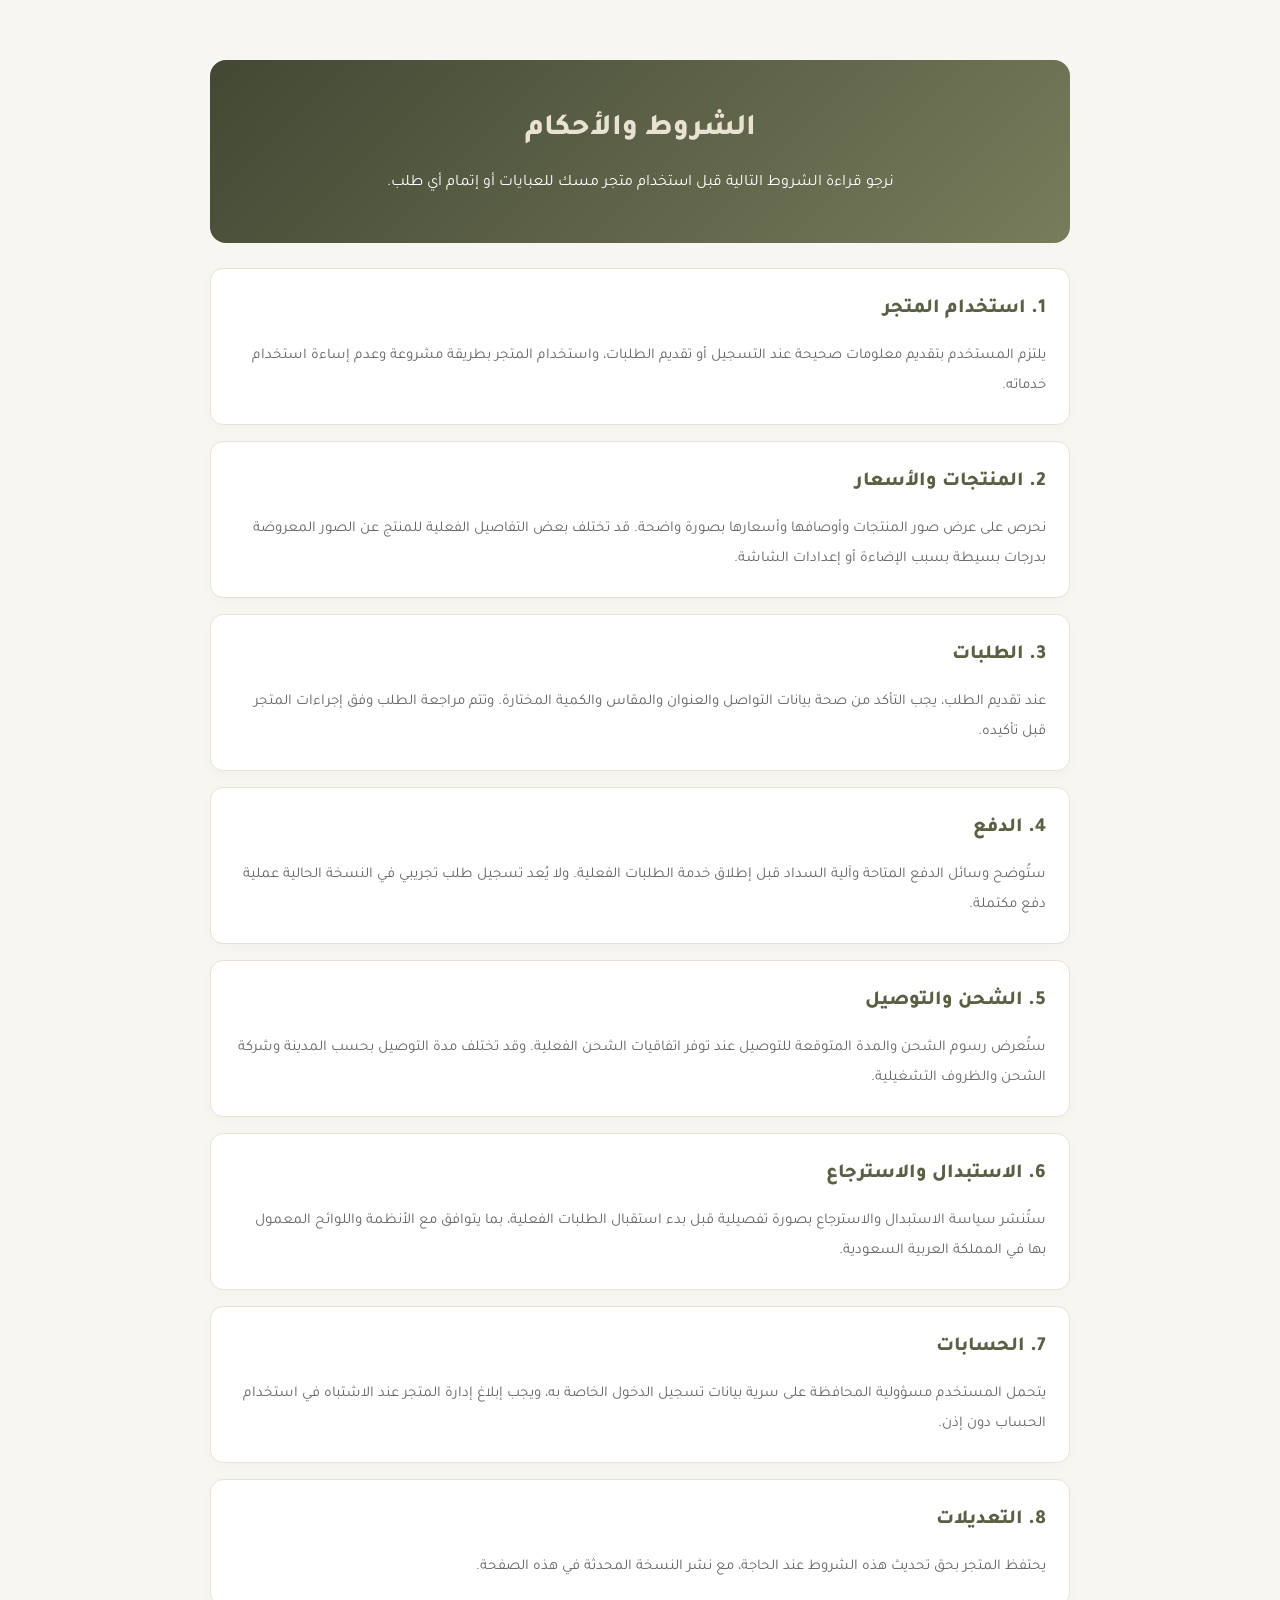
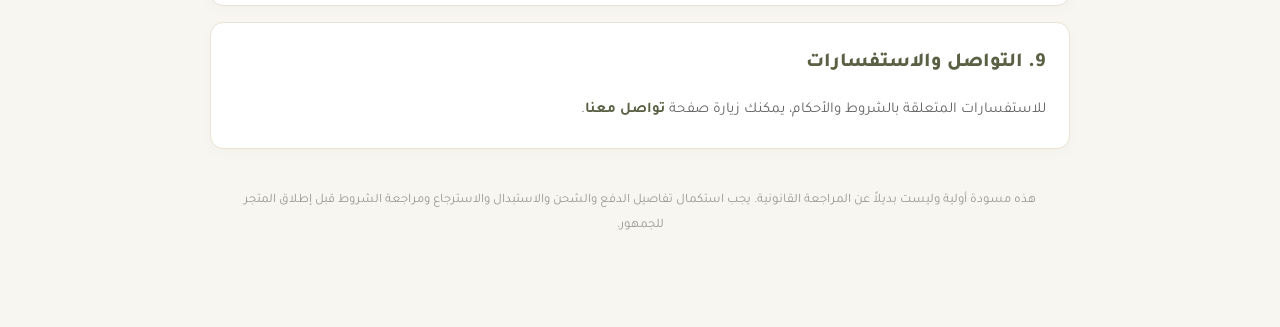
<file: terms.html>
<!DOCTYPE html>
<html lang="ar" dir="rtl">

<head>
    <meta charset="UTF-8">
    <meta name="viewport" content="width=device-width, initial-scale=1.0">
    <meta name="theme-color" content="#596044">
    <meta name="description" content="الشروط والأحكام الخاصة باستخدام متجر مسك للعبايات.">

    <title>الشروط والأحكام | MISK ABAYAS</title>

    <!-- خط Tajawal -->
    <link rel="preconnect" href="https://fonts.googleapis.com">
    <link rel="preconnect" href="https://fonts.gstatic.com" crossorigin>
    <link href="https://fonts.googleapis.com/css2?family=Tajawal:wght@400;500;700;800&display=swap" rel="stylesheet">

    <link rel="stylesheet" href="style.css">

    <style>
        .terms-page {
            max-width: 900px;
            margin: 40px auto;
            padding: 20px;
            font-family: 'Tajawal', sans-serif;
        }

        .terms-header {
            background: linear-gradient(135deg, #424833, #777C5C);
            color: #fff;
            text-align: center;
            padding: 45px 20px;
            border-radius: 16px;
            margin-bottom: 25px;
        }

        .terms-header h1 {
            color: #E9E2D2;
            margin: 0 0 12px;
            font-size: 30px;
            font-weight: 800;
        }

        .terms-header p {
            line-height: 1.9;
            margin: 0;
            font-size: 16px;
        }

        .terms-card {
            background: #fff;
            border: 1px solid #E9E2D2;
            border-radius: 13px;
            padding: 23px;
            margin-bottom: 16px;
            box-shadow: 0 4px 15px rgba(0, 0, 0, .025);
        }

        .terms-card h2 {
            color: #596044;
            font-size: 20px;
            font-weight: 800;
            margin-top: 0;
            margin-bottom: 12px;
        }

        .terms-card p,
        .terms-card li {
            color: #666;
            font-size: 15px;
            line-height: 2;
        }

        .terms-card p {
            margin-bottom: 0;
        }

        .terms-card ul {
            padding-right: 22px;
        }

        .terms-card a {
            color: #596044;
            font-weight: 700;
            text-decoration: none;
            transition: .2s;
        }

        .terms-card a:hover {
            color: #777C5C;
            text-decoration: underline;
        }

        .terms-note {
            color: #999;
            text-align: center;
            font-size: 13px;
            line-height: 1.9;
            margin-top: 25px;
            padding: 15px;
            background: #F8F6F0;
            border-radius: 10px;
        }

        @media (max-width: 600px) {
            .terms-page {
                padding: 12px;
                margin-top: 20px;
            }

            .terms-header {
                padding: 35px 15px;
            }

            .terms-header h1 {
                font-size: 25px;
            }

            .terms-card {
                padding: 18px;
            }
        }
    </style>
</head>

<body>

    <main class="terms-page">

        <header class="terms-header">
            <h1>الشروط والأحكام</h1>
            <p>
                نرجو قراءة الشروط التالية قبل استخدام متجر مسك للعبايات
                أو إتمام أي طلب.
            </p>
        </header>

        <section class="terms-card">
            <h2>1. استخدام المتجر</h2>
            <p>
                يلتزم المستخدم بتقديم معلومات صحيحة عند التسجيل أو
                تقديم الطلبات، واستخدام المتجر بطريقة مشروعة
                وعدم إساءة استخدام خدماته.
            </p>
        </section>

        <section class="terms-card">
            <h2>2. المنتجات والأسعار</h2>
            <p>
                نحرص على عرض صور المنتجات وأوصافها وأسعارها بصورة واضحة.
                قد تختلف بعض التفاصيل الفعلية للمنتج عن الصور المعروضة
                بدرجات بسيطة بسبب الإضاءة أو إعدادات الشاشة.
            </p>
        </section>

        <section class="terms-card">
            <h2>3. الطلبات</h2>
            <p>
                عند تقديم الطلب، يجب التأكد من صحة بيانات التواصل
                والعنوان والمقاس والكمية المختارة.
                وتتم مراجعة الطلب وفق إجراءات المتجر قبل تأكيده.
            </p>
        </section>

        <section class="terms-card">
            <h2>4. الدفع</h2>
            <p>
                ستُوضح وسائل الدفع المتاحة وآلية السداد قبل إطلاق
                خدمة الطلبات الفعلية. ولا يُعد تسجيل طلب تجريبي
                في النسخة الحالية عملية دفع مكتملة.
            </p>
        </section>

        <section class="terms-card">
            <h2>5. الشحن والتوصيل</h2>
            <p>
                ستُعرض رسوم الشحن والمدة المتوقعة للتوصيل عند توفر
                اتفاقيات الشحن الفعلية. وقد تختلف مدة التوصيل
                بحسب المدينة وشركة الشحن والظروف التشغيلية.
            </p>
        </section>

        <section class="terms-card">
            <h2>6. الاستبدال والاسترجاع</h2>
            <p>
                ستُنشر سياسة الاستبدال والاسترجاع بصورة تفصيلية
                قبل بدء استقبال الطلبات الفعلية، بما يتوافق مع
                الأنظمة واللوائح المعمول بها في المملكة العربية السعودية.
            </p>
        </section>

        <section class="terms-card">
            <h2>7. الحسابات</h2>
            <p>
                يتحمل المستخدم مسؤولية المحافظة على سرية بيانات
                تسجيل الدخول الخاصة به، ويجب إبلاغ إدارة المتجر
                عند الاشتباه في استخدام الحساب دون إذن.
            </p>
        </section>

        <section class="terms-card">
            <h2>8. التعديلات</h2>
            <p>
                يحتفظ المتجر بحق تحديث هذه الشروط عند الحاجة،
                مع نشر النسخة المحدثة في هذه الصفحة.
            </p>
        </section>

        <section class="terms-card">
            <h2>9. التواصل والاستفسارات</h2>
            <p>
                للاستفسارات المتعلقة بالشروط والأحكام،
                يمكنك زيارة صفحة
                <a href="contact.html">تواصل معنا</a>.
            </p>
        </section>

        <p class="terms-note">
            هذه مسودة أولية وليست بديلاً عن المراجعة القانونية.
            يجب استكمال تفاصيل الدفع والشحن والاستبدال والاسترجاع
            ومراجعة الشروط قبل إطلاق المتجر للجمهور.
        </p>

    </main>

</body>

</html>
</file>
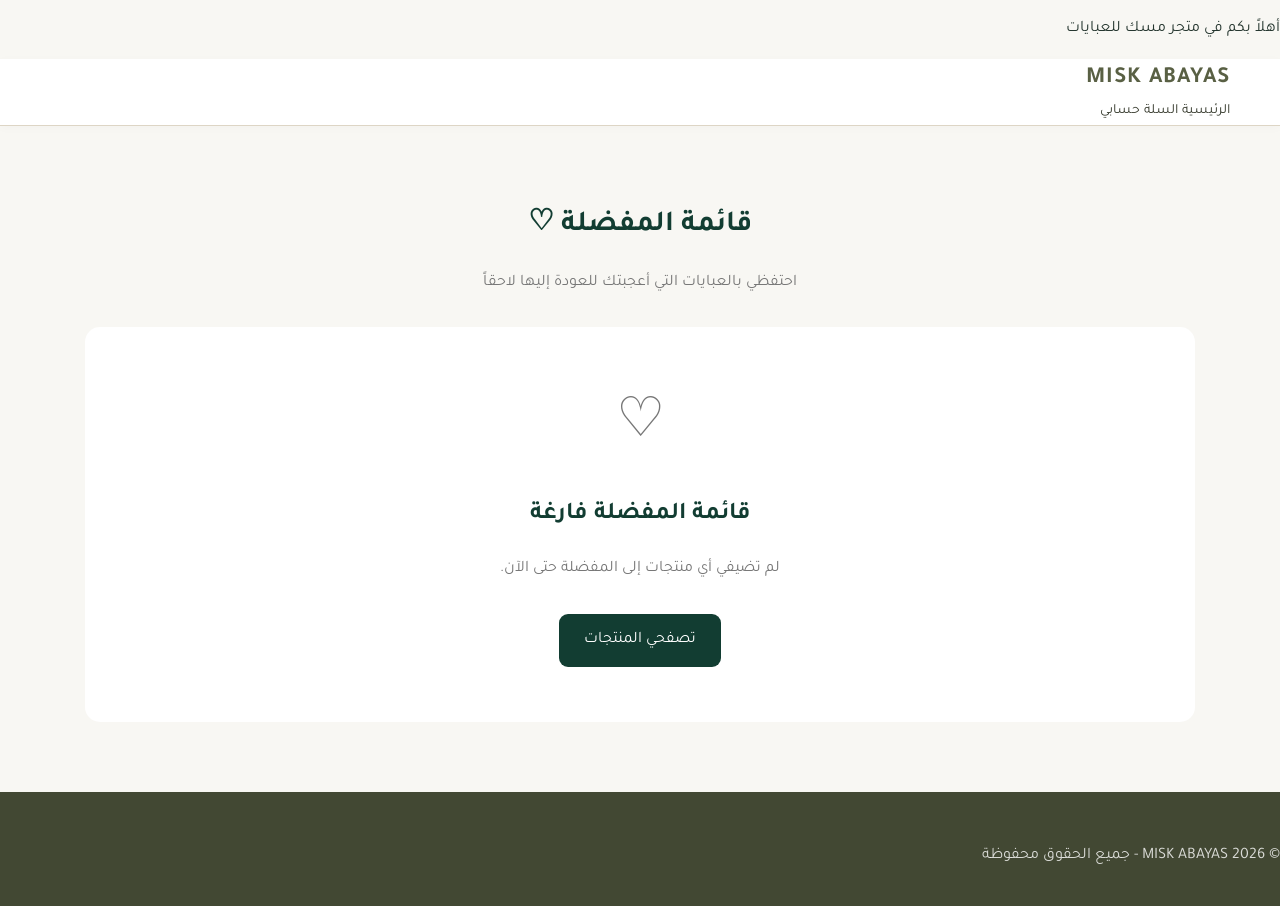
<file: wishlist.html>
<!DOCTYPE html>
<html lang="ar" dir="rtl">
<head>
  <meta charset="UTF-8">
  <meta name="viewport" content="width=device-width, initial-scale=1.0">
  <meta name="theme-color" content="#123d32">
  <title>المفضلة | MISK ABAYAS</title>

  <link rel="stylesheet" href="style.css">
  <link rel="preconnect" href="https://fonts.googleapis.com">
  <link href="https://fonts.googleapis.com/css2?family=Almarai:wght@400;500;700;800&display=swap" rel="stylesheet">

  <style>
    body {
      font-family: 'Almarai', sans-serif;
      background: #f8f7f3;
      color: #24352e;
    }

    .wishlist-page {
      max-width: 1150px;
      margin: 35px auto;
      padding: 20px;
    }

    .wishlist-heading {
      text-align: center;
      margin-bottom: 30px;
    }

    .wishlist-heading h1 {
      color: #123d32;
      font-size: 29px;
    }

    .wishlist-heading p {
      color: #777;
    }

    .wishlist-grid {
      display: grid;
      grid-template-columns: repeat(3, minmax(0, 1fr));
      gap: 22px;
    }

    .wishlist-card {
      background: #fff;
      border-radius: 15px;
      overflow: hidden;
      box-shadow: 0 5px 18px rgba(0,0,0,.05);
    }

    .wishlist-image {
      width: 100%;
      height: 290px;
      object-fit: cover;
      background: #f1eee7;
      display: block;
    }

    .wishlist-info {
      padding: 17px;
    }

    .wishlist-info h3 {
      color: #123d32;
      font-size: 16px;
      margin: 0 0 10px;
    }

    .wishlist-price {
      color: #a27b35;
      font-weight: 800;
      margin-bottom: 15px;
    }

    .wishlist-actions {
      display: flex;
      gap: 8px;
      flex-wrap: wrap;
    }

    .wishlist-actions a,
    .wishlist-actions button {
      flex: 1;
      min-width: 100px;
      text-align: center;
      text-decoration: none;
      border: none;
      border-radius: 8px;
      padding: 11px 8px;
      font-family: inherit;
      font-size: 12px;
      font-weight: 700;
      cursor: pointer;
    }

    .view-button {
      background: #123d32;
      color: #fff;
    }

    .remove-button {
      background: #fbeaea;
      color: #a33333;
    }

    .empty-wishlist {
      text-align: center;
      padding: 55px 15px;
      background: #fff;
      border-radius: 15px;
      color: #777;
    }

    .empty-wishlist .icon {
      font-size: 55px;
      margin-bottom: 15px;
    }

    .empty-wishlist h2 {
      color: #123d32;
    }

    .empty-wishlist a {
      display: inline-block;
      margin-top: 15px;
      padding: 13px 25px;
      background: #123d32;
      color: #fff;
      border-radius: 9px;
      text-decoration: none;
    }

    @media (max-width: 850px) {
      .wishlist-grid {
        grid-template-columns: repeat(2, minmax(0, 1fr));
      }
    }

    @media (max-width: 550px) {
      .wishlist-grid {
        grid-template-columns: 1fr;
      }

      .wishlist-image {
        height: 330px;
      }

      .wishlist-page {
        padding: 12px;
      }
    }
  </style>
</head>

<body>

  <div class="top-bar">
    <p>أهلاً بكم في متجر مسك للعبايات</p>
  </div>

  <header class="main-header">
    <div class="container">
      <a href="index.html" class="logo">
        <span>MISK</span> ABAYAS
      </a>

      <nav>
        <a href="index.html">الرئيسية</a>
        <a href="cart.html">السلة</a>
        <a href="account.html">حسابي</a>
      </nav>
    </div>
  </header>

  <main class="wishlist-page">

    <div class="wishlist-heading">
      <h1>قائمة المفضلة ♡</h1>
      <p>احتفظي بالعبايات التي أعجبتك للعودة إليها لاحقاً</p>
    </div>

    <div id="wishlist-content"></div>

  </main>

  <footer class="main-footer">
    <p>© 2026 MISK ABAYAS - جميع الحقوق محفوظة</p>
  </footer>

  <script src="config.js"></script>
  <script src="app.js"></script>

  <script>
    const container = document.getElementById('wishlist-content');

    function safeText(value) {
      return String(value ?? '').replace(/[&<>"']/g, char => ({
        '&': '&amp;',
        '<': '&lt;',
        '>': '&gt;',
        '"': '&quot;',
        "'": '&#39;'
      })[char]);
    }

    function money(value) {
      return Number(value || 0).toLocaleString('ar-SA') + ' ر.س';
    }

    function renderWishlist() {
      const store = window.MiskStore;

      if (!store) {
        container.textContent = 'تعذر تحميل المفضلة. تأكدي من وجود ملف app.js.';
        return;
      }

      const favorites = store.getWishlist() || [];

      if (!favorites.length) {
        container.innerHTML = `
          <div class="empty-wishlist">
            <div class="icon">♡</div>
            <h2>قائمة المفضلة فارغة</h2>
            <p>لم تضيفي أي منتجات إلى المفضلة حتى الآن.</p>
            <a href="index.html">تصفحي المنتجات</a>
          </div>
        `;
        return;
      }

      container.innerHTML = `
        <div class="wishlist-grid">
          ${favorites.map((product, index) => {
            const id = product.id ?? product.productId;
            const name = safeText(product.name || product.title || 'منتج');
            const price = Number(product.sale_price ?? product.salePrice ?? product.price ?? 0);
            const image = safeText(product.image_url || product.image || '');
            const link = 'product.html?id=' + encodeURIComponent(id ?? '');

            return `
              <article class="wishlist-card">
                <img
                  class="wishlist-image"
                  src="${image}"
                  alt="${name}"
                  onerror="this.style.display='none'"
                >

                <div class="wishlist-info">
                  <h3>${name}</h3>

                  <div class="wishlist-price">
                    ${money(price)}
                  </div>

                  <div class="wishlist-actions">
                    <a class="view-button" href="${link}">
                      عرض المنتج
                    </a>

                    <button class="remove-button"
                      type="button"
                      data-remove-index="${index}">
                      إزالة
                    </button>
                  </div>
                </div>
              </article>
            `;
          }).join('')}
        </div>
      `;

      container.querySelectorAll('[data-remove-index]').forEach(button => {
        button.addEventListener('click', () => {
          removeFavorite(Number(button.dataset.removeIndex));
        });
      });
    }

    function removeFavorite(index) {
      const store = window.MiskStore;
      const favorites = store.getWishlist() || [];
      const product = favorites[index];

      if (!product) return;

      store.toggleWishlist(product.id ?? product.productId);
      renderWishlist();
    }

    renderWishlist();
  </script>

</body>
</html>
</file>
<file: style.css>
/* =========================================
   MISK ABAYAS
   الهوية البصرية: زيتي وبيج
   الخط المعتمد: Tajawal
========================================= */

@import url('https://fonts.googleapis.com/css2?family=Tajawal:wght@400;500;700;800&display=swap');

:root {
  --olive: #596044;
  --olive-light: #777C5C;
  --olive-dark: #424833;

  --beige: #E9E2D2;
  --sand: #C9BDA7;
  --cream: #F8F6F0;

  --white: #FFFFFF;
  --text: #34382B;
  --muted: #77776D;

  --border: #DDD5C5;
  --danger: #A43F3F;
  --success: #47734A;

  --shadow: 0 5px 20px rgba(52, 56, 43, .06);

  --radius: 14px;
  --transition: .2s ease;

  --font-main: 'Tajawal', sans-serif;
}

/* =========================================
   RESET & GLOBAL FONT
========================================= */

* {
  box-sizing: border-box;
  font-family: var(--font-main);
}

html {
  scroll-behavior: smooth;
}

body {
  margin: 0;
  padding: 0;
  direction: rtl;
  background: var(--cream);
  color: var(--text);
  font-family: var(--font-main);
  line-height: 1.7;
}

button,
input,
textarea,
select,
option {
  font: inherit;
}

button {
  cursor: pointer;
}

a {
  color: inherit;
  text-decoration: none;
}

img {
  display: block;
  max-width: 100%;
}

[hidden] {
  display: none !important;
}

/* =========================================
   CONTAINERS
========================================= */

.container {
  width: min(1180px, 94%);
  margin-inline: auto;
}

.page-container {
  width: min(1180px, 94%);
  margin: 35px auto;
}

.section {
  padding: 45px 0;
}

.section-title {
  color: var(--olive);
  text-align: center;
  margin: 0 0 25px;
  font-size: 28px;
}

/* =========================================
   HEADER
========================================= */

.site-header,
.main-header {
  background: var(--white);
  border-bottom: 1px solid var(--border);
  position: sticky;
  top: 0;
  z-index: 100;
  box-shadow: 0 2px 10px rgba(0, 0, 0, .025);
}

.header-inner {
  width: min(1200px, 94%);
  min-height: 76px;
  margin: auto;
  display: flex;
  align-items: center;
  justify-content: space-between;
  gap: 20px;
}

.logo {
  color: var(--olive);
  font-size: 23px;
  font-weight: bold;
  letter-spacing: 1px;
  white-space: nowrap;
}

.main-nav {
  display: flex;
  align-items: center;
  justify-content: center;
  flex-wrap: wrap;
  gap: 22px;
}

.main-nav a,
.site-header nav a,
.main-header nav a {
  color: var(--text);
  font-size: 14px;
  transition: var(--transition);
}

.main-nav a:hover,
.site-header nav a:hover,
.main-header nav a:hover {
  color: var(--olive-light);
}

.header-actions {
  display: flex;
  align-items: center;
  gap: 12px;
}

.header-actions a {
  color: var(--olive);
  font-size: 14px;
}

.header-icon {
  position: relative;
  display: inline-flex;
  align-items: center;
  justify-content: center;
}

.cart-count,
.wishlist-count,
[data-cart-count],
[data-wishlist-count] {
  min-width: 18px;
  height: 18px;
  padding: 0 4px;
  border-radius: 50px;
  background: var(--olive);
  color: var(--white);
  font-size: 11px;
  text-align: center;
  line-height: 18px;
}

/* =========================================
   BUTTONS
========================================= */

.btn,
.button,
.primary-button {
  display: inline-flex;
  align-items: center;
  justify-content: center;
  gap: 8px;
  padding: 12px 23px;
  border: 1px solid var(--olive);
  border-radius: 9px;
  background: var(--olive);
  color: var(--white);
  font-weight: bold;
  text-align: center;
  transition: var(--transition);
}

.btn:hover,
.button:hover,
.primary-button:hover {
  background: var(--olive-light);
  border-color: var(--olive-light);
}

.btn-secondary {
  background: var(--beige);
  color: var(--olive);
  border-color: var(--sand);
}

.btn-secondary:hover {
  background: var(--sand);
  color: var(--olive-dark);
}

.btn-outline {
  background: transparent;
  color: var(--olive);
}

.btn-outline:hover {
  background: var(--olive);
  color: var(--white);
}

button:disabled,
.btn:disabled {
  opacity: .55;
  cursor: not-allowed;
}

/* =========================================
   HERO
========================================= */

.hero {
  background: linear-gradient(
    135deg,
    var(--olive),
    var(--olive-light)
  );
  color: var(--white);
  padding: 75px 25px;
  text-align: center;
}

.hero-content {
  max-width: 760px;
  margin: auto;
}

.hero h1 {
  color: var(--white);
  font-size: clamp(28px, 5vw, 44px);
  margin: 0 0 15px;
}

.hero p {
  color: rgba(255, 255, 255, .9);
  font-size: 17px;
  line-height: 2;
  margin: 0 auto 25px;
}

/* =========================================
   CATEGORIES
========================================= */

.categories-grid,
.category-grid {
  display: grid;
  grid-template-columns: repeat(5, minmax(0, 1fr));
  gap: 15px;
}

.category-card {
  background: var(--white);
  border: 1px solid var(--border);
  border-radius: var(--radius);
  padding: 22px 12px;
  text-align: center;
  color: var(--olive);
  transition: var(--transition);
}

.category-card:hover {
  transform: translateY(-3px);
  border-color: var(--olive-light);
  box-shadow: var(--shadow);
}

/* =========================================
   PRODUCTS
========================================= */

.products-grid,
.product-grid {
  display: grid;
  grid-template-columns: repeat(4, minmax(0, 1fr));
  gap: 20px;
}

.product-card {
  min-width: 0;
  background: var(--white);
  border: 1px solid var(--border);
  border-radius: var(--radius);
  overflow: hidden;
  box-shadow: var(--shadow);
  transition: var(--transition);
}

.product-card:hover {
  transform: translateY(-4px);
}

.product-image {
  width: 100%;
  aspect-ratio: 3 / 4;
  object-fit: cover;
  background: var(--beige);
}

.product-card img {
  width: 100%;
  object-fit: cover;
}

.product-info {
  padding: 15px;
}

.product-name {
  color: var(--text);
  font-size: 16px;
  font-weight: bold;
  margin: 0 0 8px;
}

.product-price {
  color: var(--olive);
  font-weight: bold;
}

.old-price {
  color: var(--muted);
  text-decoration: line-through;
  font-size: 13px;
  margin-inline-start: 7px;
}

.sale-price {
  color: var(--danger);
  font-weight: bold;
}

.product-card .btn,
.product-card button {
  width: 100%;
  margin-top: 12px;
}

.product-badge {
  display: inline-block;
  padding: 4px 9px;
  background: var(--beige);
  color: var(--olive);
  border-radius: 20px;
  font-size: 12px;
}

/* =========================================
   PRODUCT DETAILS
========================================= */

.product-details {
  display: grid;
  grid-template-columns: 1fr 1fr;
  gap: 35px;
  align-items: start;
  background: var(--white);
  border: 1px solid var(--border);
  border-radius: var(--radius);
  padding: 25px;
}

.product-gallery img {
  width: 100%;
  border-radius: 12px;
  object-fit: cover;
}

.product-details h1 {
  color: var(--olive);
}

.product-description {
  color: var(--muted);
  line-height: 2;
}

.product-options {
  display: grid;
  gap: 15px;
  margin: 20px 0;
}

.product-options label {
  color: var(--olive);
  font-weight: bold;
}

.product-options select,
.product-options input {
  width: 100%;
  padding: 12px;
  border: 1px solid var(--border);
  border-radius: 9px;
  background: var(--white);
}

/* =========================================
   FORMS
========================================= */

.form-group {
  margin-bottom: 17px;
}

.form-group label {
  display: block;
  margin-bottom: 8px;
  color: var(--olive);
  font-weight: bold;
}

.form-group input,
.form-group select,
.form-group textarea,
input,
select,
textarea {
  max-width: 100%;
}

.form-control {
  width: 100%;
  padding: 12px;
  border: 1px solid var(--border);
  border-radius: 9px;
  background: var(--white);
  color: var(--text);
  outline: none;
}

.form-control:focus {
  border-color: var(--olive-light);
  box-shadow: 0 0 0 3px rgba(119, 124, 92, .12);
}

input:focus,
select:focus,
textarea:focus {
  outline-color: var(--olive-light);
}

textarea {
  resize: vertical;
}

/* =========================================
   CARDS
========================================= */

.card {
  background: var(--white);
  border: 1px solid var(--border);
  border-radius: var(--radius);
  padding: 22px;
  box-shadow: var(--shadow);
}

.card h2,
.card h3 {
  color: var(--olive);
}

/* =========================================
   CART
========================================= */

.cart-container,
.cart-page {
  width: min(1100px, 94%);
  margin: 35px auto;
}

.cart-item {
  display: grid;
  grid-template-columns: 100px 1fr auto;
  align-items: center;
  gap: 18px;
  background: var(--white);
  border: 1px solid var(--border);
  border-radius: 12px;
  padding: 15px;
  margin-bottom: 15px;
}

.cart-item img {
  width: 100px;
  height: 120px;
  object-fit: cover;
  border-radius: 8px;
}

.cart-summary {
  background: var(--white);
  border: 1px solid var(--border);
  border-radius: var(--radius);
  padding: 22px;
  margin-top: 20px;
}

.cart-summary h2 {
  color: var(--olive);
}

.cart-total {
  color: var(--olive);
  font-size: 21px;
  font-weight: bold;
}

/* =========================================
   CHECKOUT
========================================= */

.checkout-container {
  width: min(1000px, 94%);
  margin: 35px auto;
  display: grid;
  grid-template-columns: 1.2fr .8fr;
  gap: 22px;
}

.checkout-form,
.checkout-summary {
  background: var(--white);
  border: 1px solid var(--border);
  border-radius: var(--radius);
  padding: 25px;
}

.checkout-form h2,
.checkout-summary h2 {
  color: var(--olive);
  margin-top: 0;
}

/* =========================================
   SEARCH
========================================= */

.search-container {
  width: min(1100px, 94%);
  margin: 35px auto;
}

.search-bar {
  display: flex;
  gap: 10px;
  margin-bottom: 25px;
}

.search-bar input {
  flex: 1;
  min-width: 0;
  padding: 13px;
  border: 1px solid var(--border);
  border-radius: 9px;
}

/* =========================================
   WISHLIST
========================================= */

.wishlist-container {
  width: min(1100px, 94%);
  margin: 35px auto;
}

/* =========================================
   ADMIN
========================================= */

.admin-container {
  width: min(1250px, 96%);
  margin: 30px auto;
}

.admin-card,
.admin-panel {
  background: var(--white);
  border: 1px solid var(--border);
  border-radius: var(--radius);
  padding: 22px;
  margin-bottom: 20px;
  box-shadow: var(--shadow);
}

.admin-container h1,
.admin-container h2,
.admin-container h3 {
  color: var(--olive);
}

.admin-tabs {
  display: flex;
  flex-wrap: wrap;
  gap: 10px;
  margin-bottom: 20px;
}

.admin-tabs button {
  padding: 10px 17px;
  border: 1px solid var(--border);
  border-radius: 8px;
  background: var(--beige);
  color: var(--olive);
}

.admin-tabs button.active {
  background: var(--olive);
  color: var(--white);
}

.admin-table {
  width: 100%;
  border-collapse: collapse;
  background: var(--white);
}

.admin-table th,
.admin-table td {
  padding: 12px;
  border-bottom: 1px solid var(--border);
  text-align: right;
}

.admin-table th {
  background: var(--beige);
  color: var(--olive);
}

/* =========================================
   STATUS
========================================= */

.status {
  display: inline-block;
  padding: 5px 10px;
  border-radius: 20px;
  font-size: 12px;
  background: var(--beige);
  color: var(--olive);
}

.status-success {
  background: #E8F2E5;
  color: var(--success);
}

.status-danger {
  background: #F8E9E9;
  color: var(--danger);
}

/* =========================================
   EMPTY STATES
========================================= */

.empty-state {
  padding: 45px 20px;
  text-align: center;
  background: var(--white);
  border: 1px dashed var(--sand);
  border-radius: var(--radius);
  color: var(--muted);
}

.empty-state h2 {
  color: var(--olive);
}

/* =========================================
   FOOTER
========================================= */

.site-footer,
.main-footer {
  background: var(--olive-dark);
  color: var(--white);
  padding: 35px 0 20px;
  margin-top: 50px;
}

.footer-grid {
  width: min(1150px, 94%);
  margin: auto;
  display: grid;
  grid-template-columns: 1fr 1fr;
  gap: 30px;
}

.site-footer h3,
.main-footer h3 {
  color: var(--beige);
}

.site-footer p,
.main-footer p {
  color: rgba(255, 255, 255, .8);
}

.site-footer a,
.main-footer a {
  display: inline-block;
  color: var(--white);
  margin: 5px 10px;
  transition: var(--transition);
}

.site-footer a:hover,
.main-footer a:hover {
  color: var(--beige);
}

/* =========================================
   ABOUT AND CONTACT
========================================= */

.about-page,
.contact-page {
  width: min(1050px, 94%);
  margin: 40px auto;
}

.about-hero {
  background: linear-gradient(
    135deg,
    var(--olive),
    var(--olive-light)
  );
  color: var(--white);
  text-align: center;
  padding: 60px 20px;
  border-radius: 18px;
}

.about-hero h1 {
  color: var(--beige);
}

.about-card,
.contact-card {
  background: var(--white);
  border: 1px solid var(--border);
  border-radius: var(--radius);
  padding: 25px;
  margin-top: 20px;
  box-shadow: var(--shadow);
}

.about-card h2,
.contact-header h1 {
  color: var(--olive);
}

.about-values {
  display: grid;
  grid-template-columns: repeat(3, minmax(0, 1fr));
  gap: 15px;
}

.value-card {
  background: var(--white);
  border: 1px solid var(--border);
  border-radius: var(--radius);
  padding: 22px;
  text-align: center;
}

.value-card h3 {
  color: var(--olive);
}

.about-cta {
  background: var(--beige);
  border-radius: var(--radius);
  padding: 30px;
  text-align: center;
  margin-top: 25px;
}

.about-button,
.contact-submit {
  display: inline-block;
  background: var(--olive);
  color: var(--white);
  padding: 13px 25px;
  border: none;
  border-radius: 9px;
  font-weight: bold;
  transition: var(--transition);
}

.about-button:hover,
.contact-submit:hover {
  background: var(--olive-light);
}

.contact-form {
  display: grid;
  gap: 16px;
}

.contact-methods {
  display: grid;
  grid-template-columns: repeat(2, minmax(0, 1fr));
  gap: 15px;
  margin-top: 20px;
}

.contact-method {
  background: var(--beige);
  border-radius: 12px;
  padding: 20px;
  text-align: center;
}

/* =========================================
   ACCOUNT
========================================= */

.account-page {
  width: min(520px, 94%);
  margin: 40px auto;
}

.account-card {
  background: var(--white);
  border: 1px solid var(--border);
  border-radius: 18px;
  padding: 28px;
  box-shadow: var(--shadow);
}

/* =========================================
   UTILITIES
========================================= */

.text-center {
  text-align: center;
}

.text-olive {
  color: var(--olive);
}

.text-muted {
  color: var(--muted);
}

.mt-1 {
  margin-top: 10px;
}

.mt-2 {
  margin-top: 20px;
}

.mb-1 {
  margin-bottom: 10px;
}

.mb-2 {
  margin-bottom: 20px;
}

.w-100 {
  width: 100%;
}

.hidden {
  display: none !important;
}

/* =========================================
   RESPONSIVE
========================================= */

@media (max-width: 900px) {
  .products-grid,
  .product-grid {
    grid-template-columns: repeat(3, minmax(0, 1fr));
  }

  .categories-grid,
  .category-grid {
    grid-template-columns: repeat(3, minmax(0, 1fr));
  }

  .checkout-container {
    grid-template-columns: 1fr;
  }
}

@media (max-width: 650px) {
  .header-inner {
    flex-direction: column;
    padding: 14px 0;
    gap: 12px;
  }

  .main-nav {
    gap: 13px;
  }

  .main-nav a {
    font-size: 13px;
  }

  .products-grid,
  .product-grid {
    grid-template-columns: repeat(2, minmax(0, 1fr));
    gap: 12px;
  }

  .categories-grid,
  .category-grid {
    grid-template-columns: repeat(2, minmax(0, 1fr));
  }

  .product-details {
    grid-template-columns: 1fr;
    padding: 15px;
  }

  .cart-item {
    grid-template-columns: 75px 1fr;
    gap: 12px;
  }

  .cart-item img {
    width: 75px;
    height: 95px;
  }

  .footer-grid {
    grid-template-columns: 1fr;
  }

  .about-values,
  .contact-methods {
    grid-template-columns: 1fr;
  }

  .hero {
    padding: 48px 18px;
  }

  .hero p {
    font-size: 15px;
  }

  .section {
    padding: 30px 0;
  }

  .section-title {
    font-size: 23px;
  }

  .admin-table {
    min-width: 650px;
  }

  .admin-table-wrapper {
    overflow-x: auto;
  }
}

@media (max-width: 380px) {
  .products-grid,
  .product-grid {
    grid-template-columns: 1fr;
  }
}
</file>
